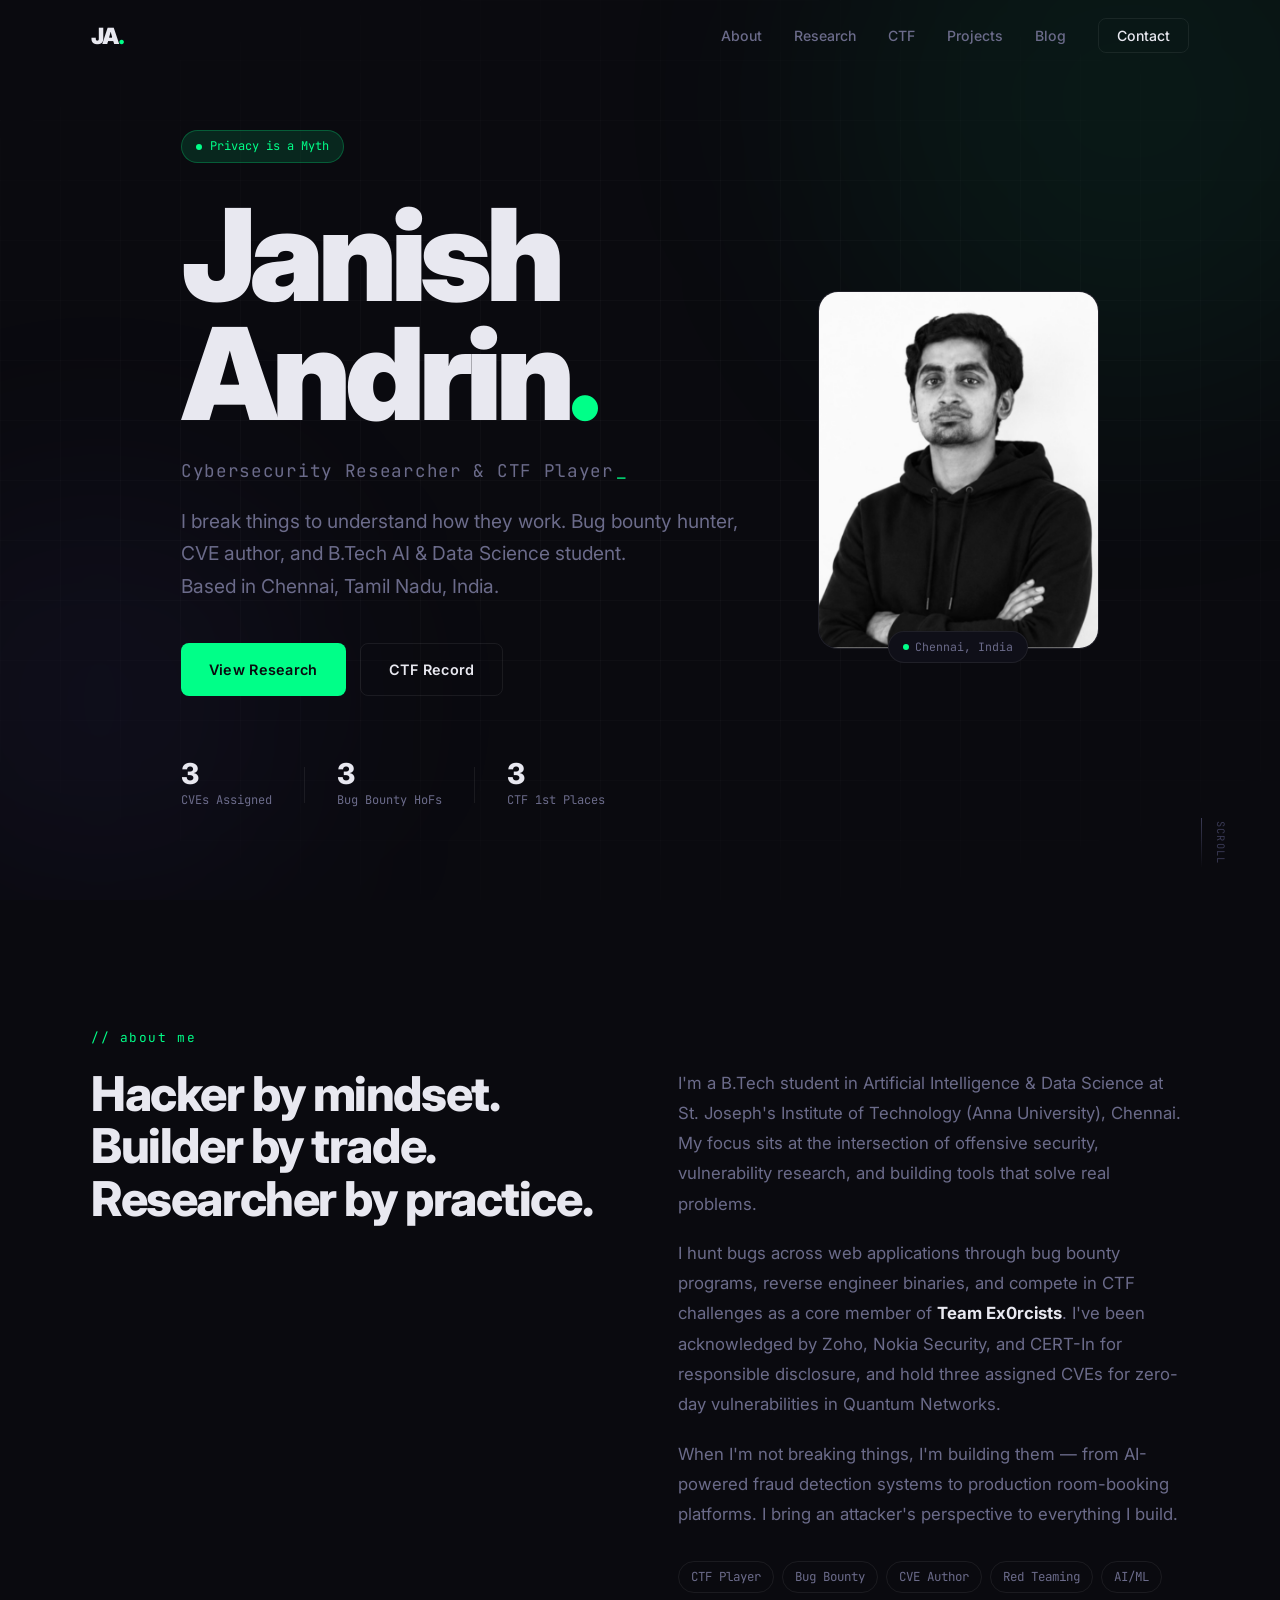
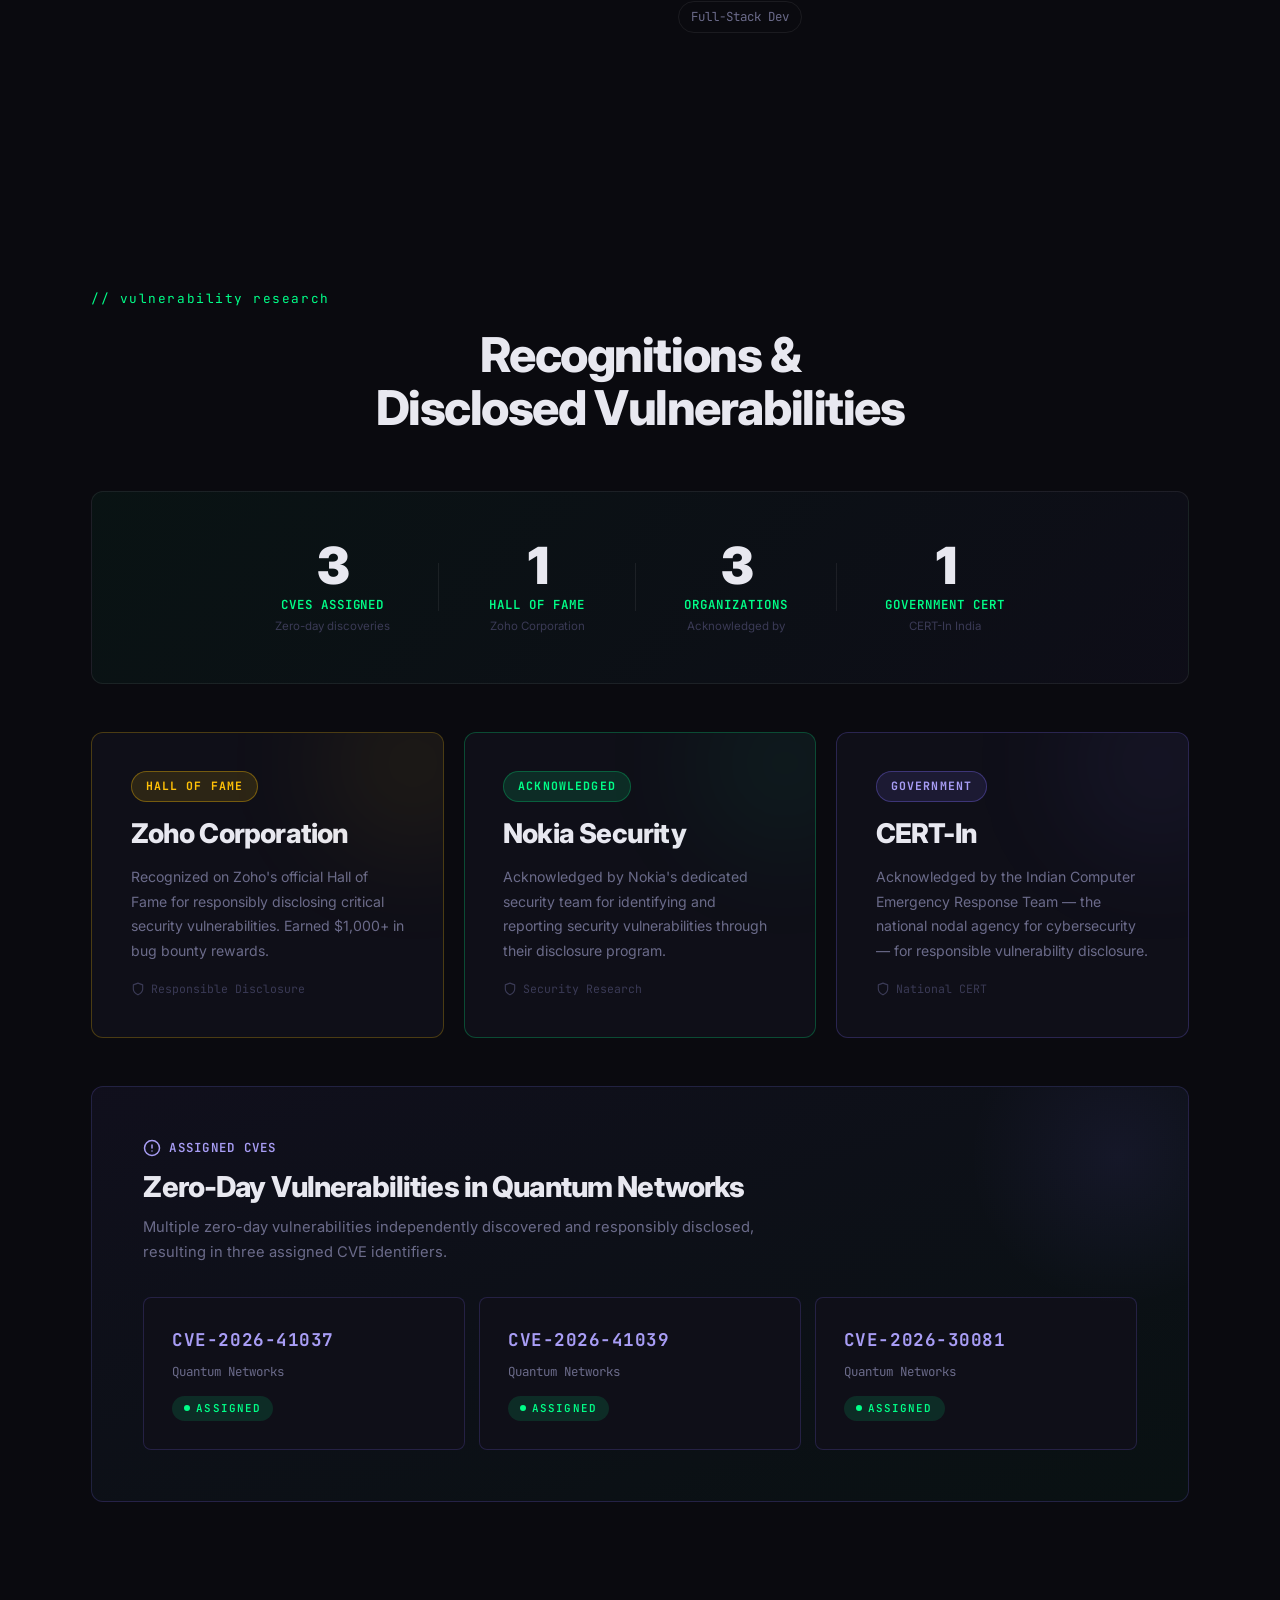
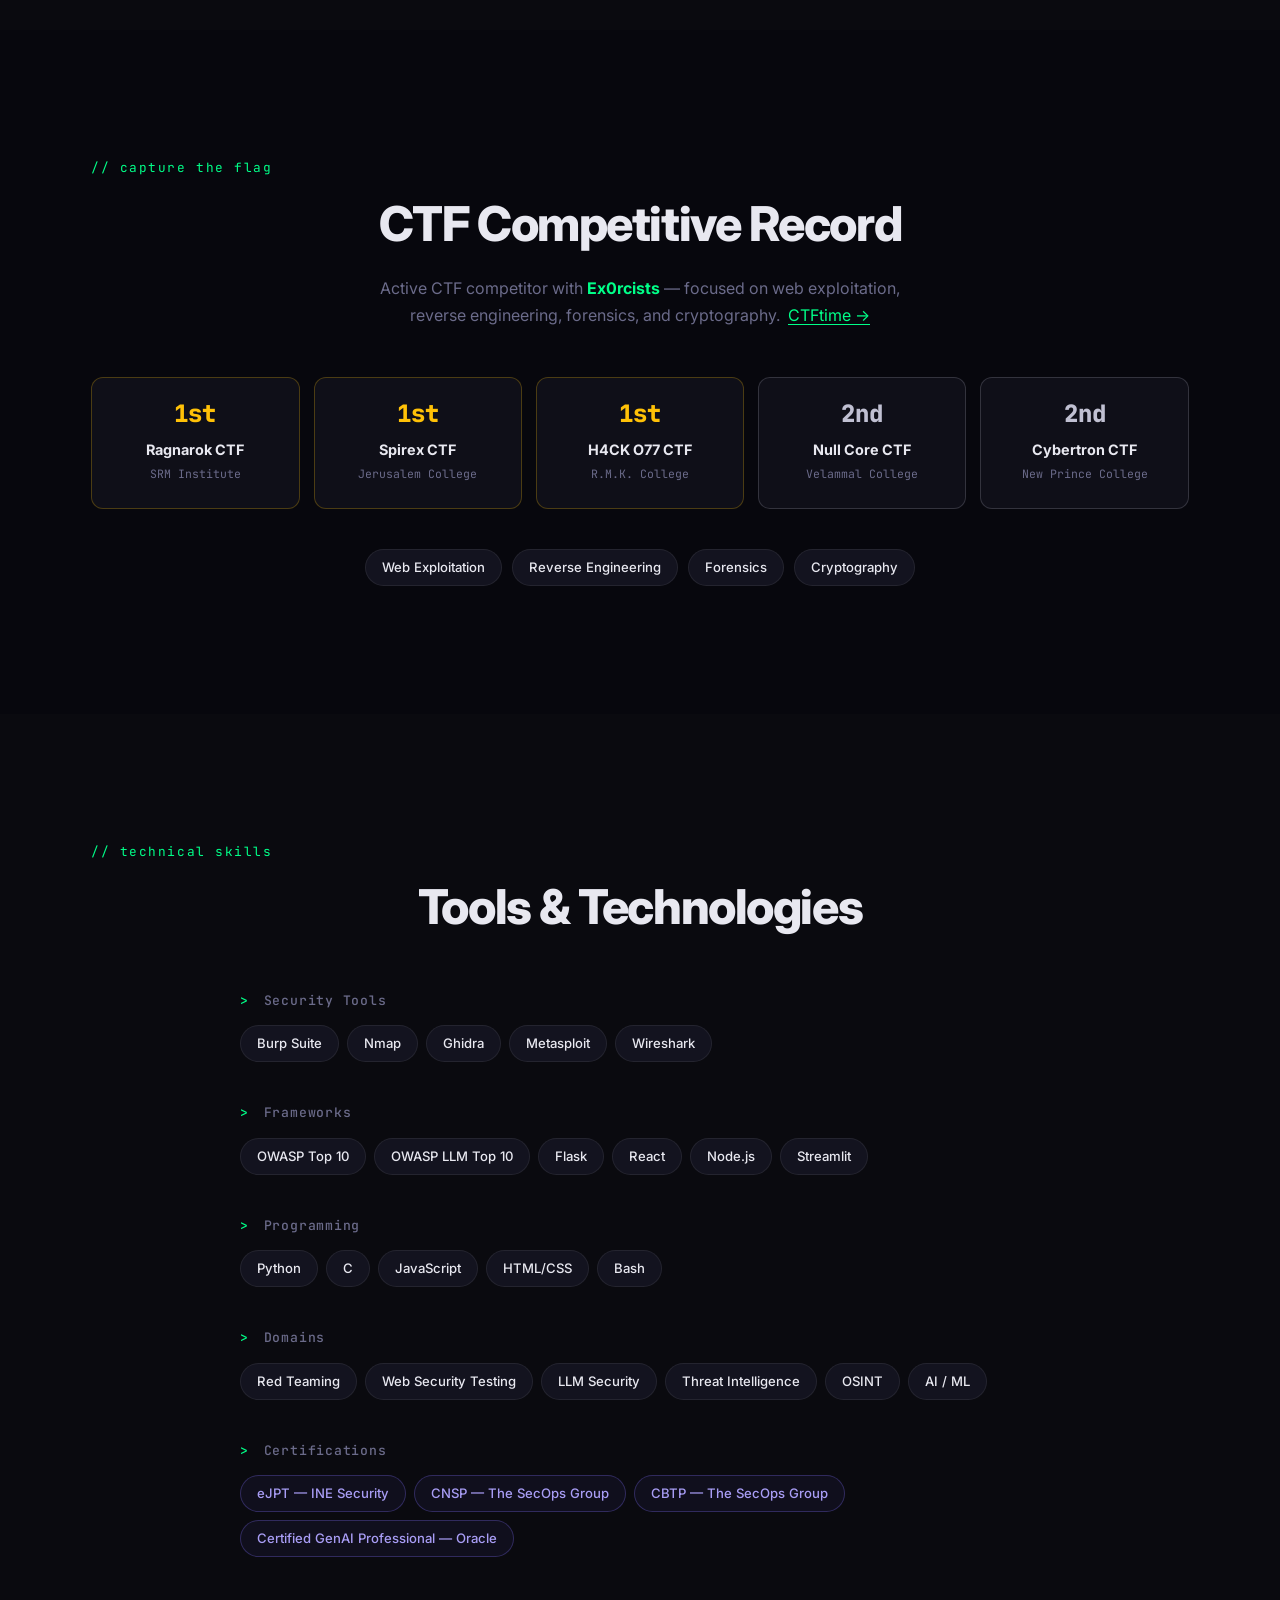
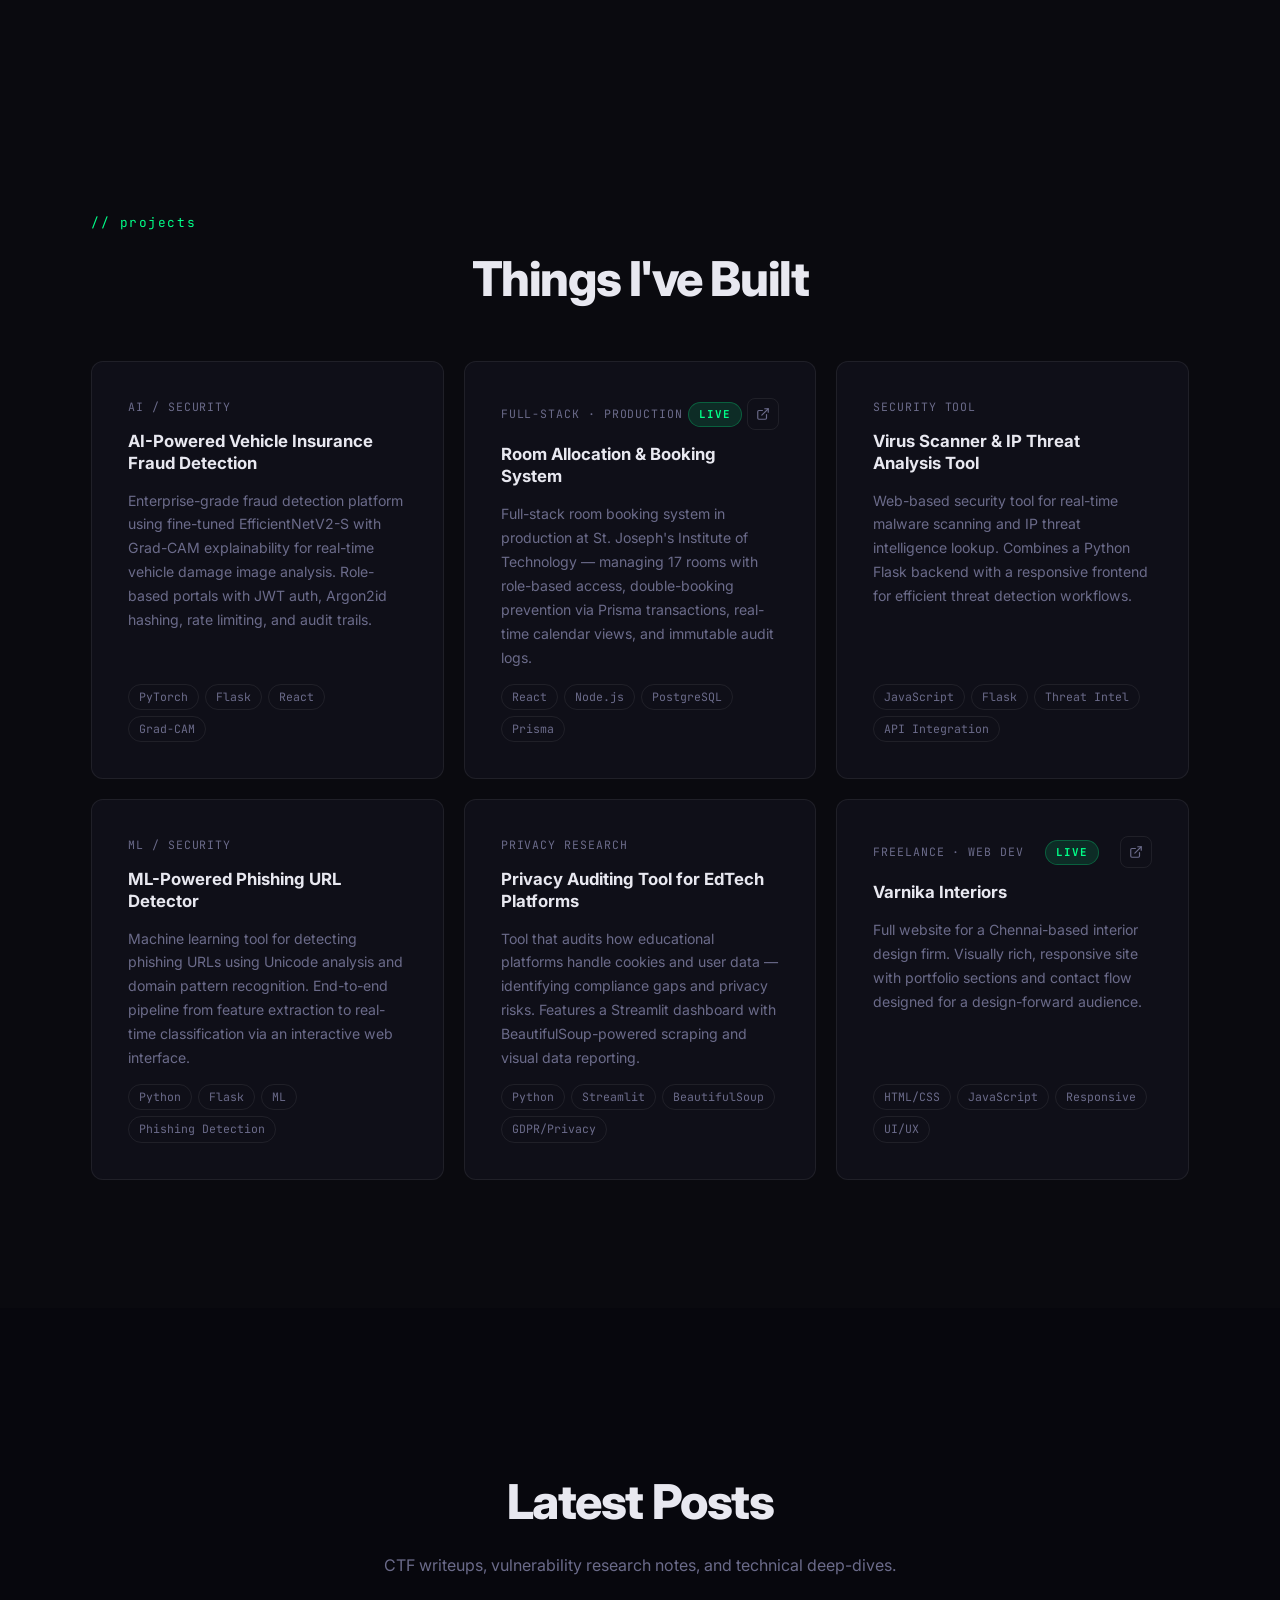
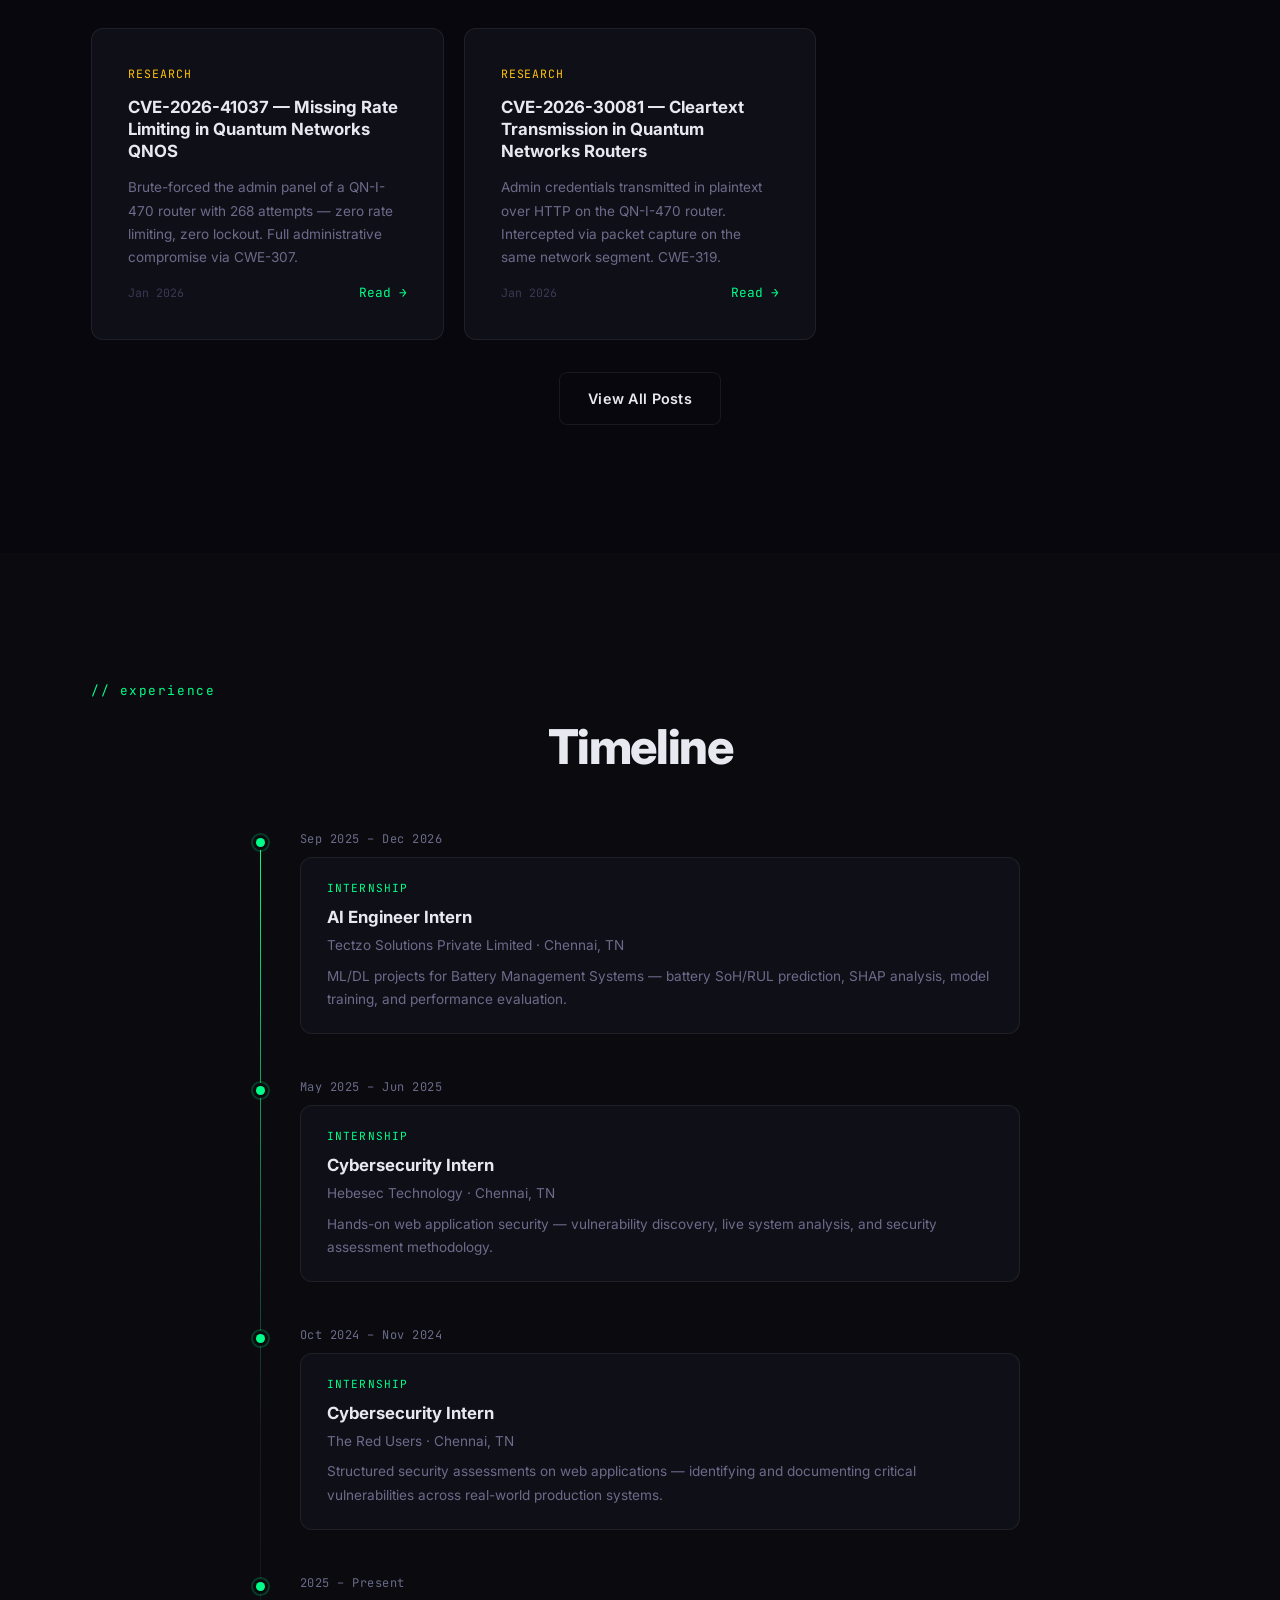
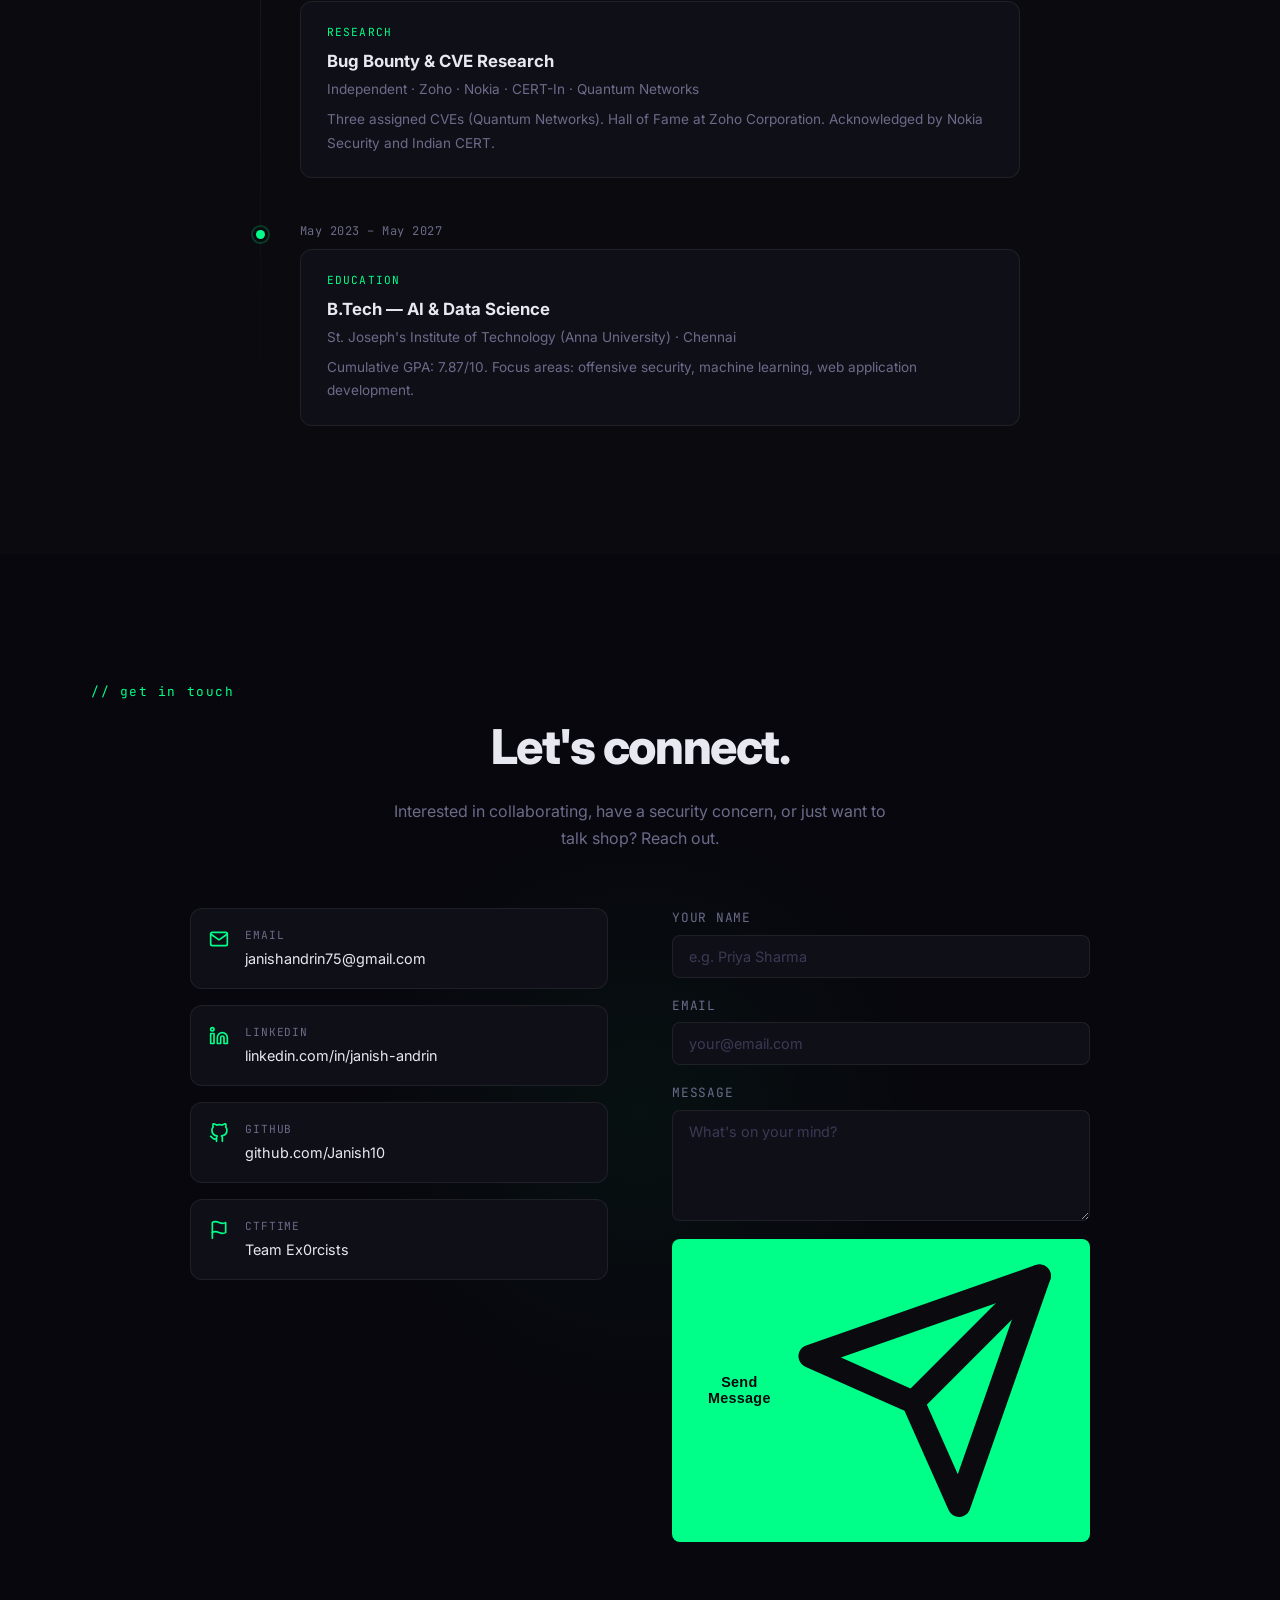
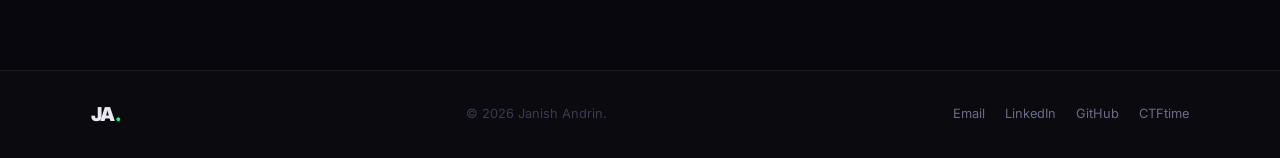
<file: index.html>
<!DOCTYPE html>
<html lang="en">
<head>
  <meta charset="UTF-8" />
  <meta name="viewport" content="width=device-width, initial-scale=1.0" />
  <title>Janish Andrin — Security Researcher & CTF Player</title>
  <meta name="description" content="Security researcher, CTF player (Team Ex0rcists), CVE author, and AI/DS student. Bug bounty hunter recognized by Zoho, Nokia, and CERT-In." />
  <link rel="icon" href="data:image/svg+xml,<svg xmlns='http://www.w3.org/2000/svg' viewBox='0 0 100 100'><rect width='100' height='100' rx='12' fill='%230a0a0f'/><text y='72' x='50' text-anchor='middle' font-size='52' font-weight='900' font-family='system-ui,sans-serif' fill='%2300ff88'>JA</text></svg>" />
  <link rel="preconnect" href="https://fonts.googleapis.com" />
  <link rel="preconnect" href="https://fonts.gstatic.com" crossorigin />
  <link href="https://fonts.googleapis.com/css2?family=Inter:wght@300;400;500;600;700;800;900&family=JetBrains+Mono:wght@400;500;700&display=swap" rel="stylesheet" />
  <link rel="stylesheet" href="style.css" />
</head>
<body>

  <!-- NAV -->
  <nav id="navbar">
    <div class="nav-inner">
      <a href="#hero" class="nav-logo">JA<span class="logo-dot">.</span></a>
      <ul class="nav-links">
        <li><a href="#about">About</a></li>
        <li><a href="#research">Research</a></li>
        <li><a href="#ctf">CTF</a></li>
        <li><a href="#projects">Projects</a></li>
        <li><a href="#blog">Blog</a></li>
        <li><a href="#contact" class="nav-cta">Contact</a></li>
      </ul>
      <button class="hamburger" id="hamburger" aria-label="Toggle menu">
        <span></span><span></span><span></span>
      </button>
    </div>
    <div class="mobile-menu" id="mobile-menu">
      <a href="#about">About</a>
      <a href="#research">Research</a>
      <a href="#ctf">CTF</a>
      <a href="#projects">Projects</a>
      <a href="#blog">Blog</a>
      <a href="#contact">Contact</a>
    </div>
  </nav>

  <!-- HERO -->
  <section id="hero">
    <div class="hero-bg">
      <div class="grid-overlay"></div>
      <div class="glow glow-1"></div>
      <div class="glow glow-2"></div>
    </div>
    <div class="hero-content">
      <div class="hero-layout">
        <div class="hero-text">
          <div class="hero-badge reveal">
            <span class="badge-dot"></span>
            Privacy is a Myth
          </div>
          <h1 class="hero-name reveal">
            Janish<br />Andrin<span class="accent">.</span>
          </h1>
          <p class="hero-title reveal">
            <span class="typed-text">Cybersecurity Researcher &amp; CTF Player</span>
          </p>
          <p class="hero-sub reveal">
            I break things to understand how they work. Bug bounty hunter, CVE author, and B.Tech AI &amp; Data Science student.<br />
            Based in Chennai, Tamil Nadu, India.
          </p>
          <div class="hero-cta reveal">
            <a href="#research" class="btn btn-primary">View Research</a>
            <a href="#ctf" class="btn btn-ghost">CTF Record</a>
          </div>
          <div class="hero-stats reveal">
            <div class="stat">
              <span class="stat-num">3</span>
              <span class="stat-label">CVEs Assigned</span>
            </div>
            <div class="stat-divider"></div>
            <div class="stat">
              <span class="stat-num">3</span>
              <span class="stat-label">Bug Bounty HoFs</span>
            </div>
            <div class="stat-divider"></div>
            <div class="stat">
              <span class="stat-num">3</span>
              <span class="stat-label">CTF 1st Places</span>
            </div>
          </div>
        </div>
        <div class="hero-photo reveal">
          <div class="photo-frame">
            <div class="photo-placeholder" id="photo-placeholder" style="display:none">
              <svg viewBox="0 0 80 80" fill="none" xmlns="http://www.w3.org/2000/svg">
                <circle cx="40" cy="30" r="16" stroke="currentColor" stroke-width="2"/>
                <path d="M10 72c0-16.569 13.431-30 30-30s30 13.431 30 30" stroke="currentColor" stroke-width="2" stroke-linecap="round"/>
              </svg>
              <span>Add your photo</span>
            </div>
            <img src="photo.jpg" alt="Janish Andrin" class="hero-img" id="hero-img" onerror="this.style.display='none';document.getElementById('photo-placeholder').style.display='flex'" />
          </div>
          <div class="photo-badge">
            <span class="badge-dot"></span>
            Chennai, India
          </div>
        </div>
      </div>
    </div>
    <div class="hero-scroll-hint">
      <span>scroll</span>
      <div class="scroll-line"></div>
    </div>
  </section>

  <!-- ABOUT -->
  <section id="about" class="section">
    <div class="container">
      <div class="section-label reveal">// about me</div>
      <div class="about-grid">
        <div class="about-left reveal">
          <h2 class="section-heading">Hacker by mindset.<br />Builder by trade.<br />Researcher by practice.</h2>
        </div>
        <div class="about-right reveal">
          <p>
            I'm a B.Tech student in Artificial Intelligence &amp; Data Science at St. Joseph's Institute of Technology (Anna University), Chennai. My focus sits at the intersection of offensive security, vulnerability research, and building tools that solve real problems.
          </p>
          <p>
            I hunt bugs across web applications through bug bounty programs, reverse engineer binaries, and compete in CTF challenges as a core member of <strong class="accent-text">Team Ex0rcists</strong>. I've been acknowledged by Zoho, Nokia Security, and CERT-In for responsible disclosure, and hold three assigned CVEs for zero-day vulnerabilities in Quantum Networks.
          </p>
          <p>
            When I'm not breaking things, I'm building them — from AI-powered fraud detection systems to production room-booking platforms. I bring an attacker's perspective to everything I build.
          </p>
          <div class="about-tags">
            <span class="tag">CTF Player</span>
            <span class="tag">Bug Bounty</span>
            <span class="tag">CVE Author</span>
            <span class="tag">Red Teaming</span>
            <span class="tag">AI/ML</span>
            <span class="tag">Full-Stack Dev</span>
          </div>
        </div>
      </div>
    </div>
  </section>

  <!-- RESEARCH -->
  <section id="research" class="section">
    <div class="container">
      <div class="section-label reveal">// vulnerability research</div>
      <h2 class="section-heading centered reveal">Recognitions &amp;<br />Disclosed Vulnerabilities</h2>

      <!-- Stats banner -->
      <div class="research-stats reveal">
        <div class="research-stat">
          <div class="research-stat-num">3</div>
          <div class="research-stat-label">CVEs Assigned</div>
          <div class="research-stat-sub">Zero-day discoveries</div>
        </div>
        <div class="research-stat-divider"></div>
        <div class="research-stat">
          <div class="research-stat-num">1</div>
          <div class="research-stat-label">Hall of Fame</div>
          <div class="research-stat-sub">Zoho Corporation</div>
        </div>
        <div class="research-stat-divider"></div>
        <div class="research-stat">
          <div class="research-stat-num">3</div>
          <div class="research-stat-label">Organizations</div>
          <div class="research-stat-sub">Acknowledged by</div>
        </div>
        <div class="research-stat-divider"></div>
        <div class="research-stat">
          <div class="research-stat-num">1</div>
          <div class="research-stat-label">Government CERT</div>
          <div class="research-stat-sub">CERT-In India</div>
        </div>
      </div>

      <!-- Bug Bounty Recognitions -->
      <div class="bounty-showcase reveal">
        <div class="bounty-hero-card bounty-hero-card--gold">
          <div class="bounty-hero-glow"></div>
          <div class="bounty-hero-badge">Hall of Fame</div>
          <div class="bounty-hero-org">Zoho Corporation</div>
          <p class="bounty-hero-desc">Recognized on Zoho's official Hall of Fame for responsibly disclosing critical security vulnerabilities. Earned $1,000+ in bug bounty rewards.</p>
          <div class="bounty-hero-tag">
            <svg viewBox="0 0 24 24" fill="none" stroke="currentColor" stroke-width="2" stroke-linecap="round" stroke-linejoin="round" width="14" height="14"><path d="M12 22s8-4 8-10V5l-8-3-8 3v7c0 6 8 10 8 10z"/></svg>
            Responsible Disclosure
          </div>
        </div>
        <div class="bounty-hero-card bounty-hero-card--green">
          <div class="bounty-hero-glow"></div>
          <div class="bounty-hero-badge">Acknowledged</div>
          <div class="bounty-hero-org">Nokia Security</div>
          <p class="bounty-hero-desc">Acknowledged by Nokia's dedicated security team for identifying and reporting security vulnerabilities through their disclosure program.</p>
          <div class="bounty-hero-tag">
            <svg viewBox="0 0 24 24" fill="none" stroke="currentColor" stroke-width="2" stroke-linecap="round" stroke-linejoin="round" width="14" height="14"><path d="M12 22s8-4 8-10V5l-8-3-8 3v7c0 6 8 10 8 10z"/></svg>
            Security Research
          </div>
        </div>
        <div class="bounty-hero-card bounty-hero-card--purple">
          <div class="bounty-hero-glow"></div>
          <div class="bounty-hero-badge">Government</div>
          <div class="bounty-hero-org">CERT-In</div>
          <p class="bounty-hero-desc">Acknowledged by the Indian Computer Emergency Response Team — the national nodal agency for cybersecurity — for responsible vulnerability disclosure.</p>
          <div class="bounty-hero-tag">
            <svg viewBox="0 0 24 24" fill="none" stroke="currentColor" stroke-width="2" stroke-linecap="round" stroke-linejoin="round" width="14" height="14"><path d="M12 22s8-4 8-10V5l-8-3-8 3v7c0 6 8 10 8 10z"/></svg>
            National CERT
          </div>
        </div>
      </div>

      <!-- CVE Block -->
      <div class="cve-showcase reveal">
        <div class="cve-showcase-header">
          <div>
            <div class="cve-showcase-label">
              <svg viewBox="0 0 24 24" fill="none" stroke="currentColor" stroke-width="2" stroke-linecap="round" stroke-linejoin="round" width="18" height="18"><circle cx="12" cy="12" r="10"/><line x1="12" y1="8" x2="12" y2="12"/><line x1="12" y1="16" x2="12.01" y2="16"/></svg>
              Assigned CVEs
            </div>
            <h3 class="cve-showcase-title">Zero-Day Vulnerabilities in Quantum Networks</h3>
            <p class="cve-showcase-sub">Multiple zero-day vulnerabilities independently discovered and responsibly disclosed, resulting in three assigned CVE identifiers.</p>
          </div>
        </div>
        <div class="cve-showcase-grid">
          <div class="cve-showcase-card">
            <div class="cve-showcase-id">CVE-2026-41037</div>
            <div class="cve-showcase-vendor">Quantum Networks</div>
            <div class="cve-showcase-chip">
              <span class="cve-showcase-dot"></span>
              Assigned
            </div>
          </div>
          <div class="cve-showcase-card">
            <div class="cve-showcase-id">CVE-2026-41039</div>
            <div class="cve-showcase-vendor">Quantum Networks</div>
            <div class="cve-showcase-chip">
              <span class="cve-showcase-dot"></span>
              Assigned
            </div>
          </div>
          <div class="cve-showcase-card">
            <div class="cve-showcase-id">CVE-2026-30081</div>
            <div class="cve-showcase-vendor">Quantum Networks</div>
            <div class="cve-showcase-chip">
              <span class="cve-showcase-dot"></span>
              Assigned
            </div>
          </div>
        </div>
      </div>

    </div>
  </section>

  <!-- CTF -->
  <section id="ctf" class="section section-dark">
    <div class="container">
      <div class="section-label reveal">// capture the flag</div>
      <h2 class="section-heading centered reveal">CTF Competitive Record</h2>
      <p class="section-sub centered reveal">
        Active CTF competitor with <strong class="accent-text">Ex0rcists</strong> — focused on web exploitation, reverse engineering, forensics, and cryptography.
        <a href="https://ctftime.org/team/311156" target="_blank" rel="noopener" style="color:var(--accent);text-decoration:underline;text-underline-offset:3px;margin-left:4px">CTFtime &rarr;</a>
      </p>

      <div class="ctf-results-grid">
        <div class="ctf-result-card ctf-gold reveal">
          <div class="ctf-medal">1st</div>
          <div class="ctf-event">Ragnarok CTF</div>
          <div class="ctf-host">SRM Institute</div>
        </div>
        <div class="ctf-result-card ctf-gold reveal">
          <div class="ctf-medal">1st</div>
          <div class="ctf-event">Spirex CTF</div>
          <div class="ctf-host">Jerusalem College</div>
        </div>
        <div class="ctf-result-card ctf-gold reveal">
          <div class="ctf-medal">1st</div>
          <div class="ctf-event">H4CK O77 CTF</div>
          <div class="ctf-host">R.M.K. College</div>
        </div>
        <div class="ctf-result-card ctf-silver reveal">
          <div class="ctf-medal">2nd</div>
          <div class="ctf-event">Null Core CTF</div>
          <div class="ctf-host">Velammal College</div>
        </div>
        <div class="ctf-result-card ctf-silver reveal">
          <div class="ctf-medal">2nd</div>
          <div class="ctf-event">Cybertron CTF</div>
          <div class="ctf-host">New Prince College</div>
        </div>
      </div>

      <div class="ctf-domains reveal">
        <span class="pill">Web Exploitation</span>
        <span class="pill">Reverse Engineering</span>
        <span class="pill">Forensics</span>
        <span class="pill">Cryptography</span>
      </div>
    </div>
  </section>

  <!-- SKILLS -->
  <section id="skills" class="section">
    <div class="container">
      <div class="section-label reveal">// technical skills</div>
      <h2 class="section-heading centered reveal">Tools &amp; Technologies</h2>
      <div class="skills-wrapper">

        <div class="skill-group reveal">
          <h4 class="skill-group-title"><span class="mono">&gt;</span> Security Tools</h4>
          <div class="skill-pills">
            <span class="pill">Burp Suite</span>
            <span class="pill">Nmap</span>
            <span class="pill">Ghidra</span>
            <span class="pill">Metasploit</span>
            <span class="pill">Wireshark</span>
          </div>
        </div>

        <div class="skill-group reveal">
          <h4 class="skill-group-title"><span class="mono">&gt;</span> Frameworks</h4>
          <div class="skill-pills">
            <span class="pill">OWASP Top 10</span>
            <span class="pill">OWASP LLM Top 10</span>
            <span class="pill">Flask</span>
            <span class="pill">React</span>
            <span class="pill">Node.js</span>
            <span class="pill">Streamlit</span>
          </div>
        </div>

        <div class="skill-group reveal">
          <h4 class="skill-group-title"><span class="mono">&gt;</span> Programming</h4>
          <div class="skill-pills">
            <span class="pill">Python</span>
            <span class="pill">C</span>
            <span class="pill">JavaScript</span>
            <span class="pill">HTML/CSS</span>
            <span class="pill">Bash</span>
          </div>
        </div>

        <div class="skill-group reveal">
          <h4 class="skill-group-title"><span class="mono">&gt;</span> Domains</h4>
          <div class="skill-pills">
            <span class="pill">Red Teaming</span>
            <span class="pill">Web Security Testing</span>
            <span class="pill">LLM Security</span>
            <span class="pill">Threat Intelligence</span>
            <span class="pill">OSINT</span>
            <span class="pill">AI / ML</span>
          </div>
        </div>

        <div class="skill-group reveal">
          <h4 class="skill-group-title"><span class="mono">&gt;</span> Certifications</h4>
          <div class="skill-pills">
            <span class="pill pill-cert">eJPT — INE Security</span>
            <span class="pill pill-cert">CNSP — The SecOps Group</span>
            <span class="pill pill-cert">CBTP — The SecOps Group</span>
            <span class="pill pill-cert">Certified GenAI Professional — Oracle</span>
          </div>
        </div>

      </div>
    </div>
  </section>

  <!-- PROJECTS -->
  <section id="projects" class="section">
    <div class="container">
      <div class="section-label reveal">// projects</div>
      <h2 class="section-heading centered reveal">Things I've Built</h2>
      <div class="projects-grid">

        <div class="project-card reveal">
          <div class="project-meta">
            <span class="project-type">AI / Security</span>
          </div>
          <h3 class="project-title">AI-Powered Vehicle Insurance Fraud Detection</h3>
          <p class="project-desc">
            Enterprise-grade fraud detection platform using fine-tuned EfficientNetV2-S with Grad-CAM explainability for real-time vehicle damage image analysis. Role-based portals with JWT auth, Argon2id hashing, rate limiting, and audit trails.
          </p>
          <div class="project-tags">
            <span>PyTorch</span><span>Flask</span><span>React</span><span>Grad-CAM</span>
          </div>
        </div>

        <div class="project-card reveal">
          <div class="project-meta">
            <span class="project-type">Full-Stack · Production</span>
            <span class="project-live-badge">Live</span>
            <a href="https://halls.stjosephsplacements.in/login" target="_blank" rel="noopener" class="project-link" aria-label="Visit Room Allocation System">
              <svg viewBox="0 0 24 24" fill="none" stroke="currentColor" stroke-width="2" stroke-linecap="round" stroke-linejoin="round"><path d="M18 13v6a2 2 0 0 1-2 2H5a2 2 0 0 1-2-2V8a2 2 0 0 1 2-2h6"/><polyline points="15 3 21 3 21 9"/><line x1="10" y1="14" x2="21" y2="3"/></svg>
            </a>
          </div>
          <h3 class="project-title">Room Allocation &amp; Booking System</h3>
          <p class="project-desc">
            Full-stack room booking system in production at St. Joseph's Institute of Technology — managing 17 rooms with role-based access, double-booking prevention via Prisma transactions, real-time calendar views, and immutable audit logs.
          </p>
          <div class="project-tags">
            <span>React</span><span>Node.js</span><span>PostgreSQL</span><span>Prisma</span>
          </div>
        </div>

        <div class="project-card reveal">
          <div class="project-meta">
            <span class="project-type">Security Tool</span>
          </div>
          <h3 class="project-title">Virus Scanner &amp; IP Threat Analysis Tool</h3>
          <p class="project-desc">
            Web-based security tool for real-time malware scanning and IP threat intelligence lookup. Combines a Python Flask backend with a responsive frontend for efficient threat detection workflows.
          </p>
          <div class="project-tags">
            <span>JavaScript</span><span>Flask</span><span>Threat Intel</span><span>API Integration</span>
          </div>
        </div>

        <div class="project-card reveal">
          <div class="project-meta">
            <span class="project-type">ML / Security</span>
          </div>
          <h3 class="project-title">ML-Powered Phishing URL Detector</h3>
          <p class="project-desc">
            Machine learning tool for detecting phishing URLs using Unicode analysis and domain pattern recognition. End-to-end pipeline from feature extraction to real-time classification via an interactive web interface.
          </p>
          <div class="project-tags">
            <span>Python</span><span>Flask</span><span>ML</span><span>Phishing Detection</span>
          </div>
        </div>

        <div class="project-card reveal">
          <div class="project-meta">
            <span class="project-type">Privacy Research</span>
          </div>
          <h3 class="project-title">Privacy Auditing Tool for EdTech Platforms</h3>
          <p class="project-desc">
            Tool that audits how educational platforms handle cookies and user data — identifying compliance gaps and privacy risks. Features a Streamlit dashboard with BeautifulSoup-powered scraping and visual data reporting.
          </p>
          <div class="project-tags">
            <span>Python</span><span>Streamlit</span><span>BeautifulSoup</span><span>GDPR/Privacy</span>
          </div>
        </div>

        <div class="project-card reveal">
          <div class="project-meta">
            <span class="project-type">Freelance · Web Dev</span>
            <span class="project-live-badge">Live</span>
            <a href="https://varnikainteriors.in" target="_blank" rel="noopener" class="project-link" aria-label="Visit Varnika Interiors">
              <svg viewBox="0 0 24 24" fill="none" stroke="currentColor" stroke-width="2" stroke-linecap="round" stroke-linejoin="round"><path d="M18 13v6a2 2 0 0 1-2 2H5a2 2 0 0 1-2-2V8a2 2 0 0 1 2-2h6"/><polyline points="15 3 21 3 21 9"/><line x1="10" y1="14" x2="21" y2="3"/></svg>
            </a>
          </div>
          <h3 class="project-title">Varnika Interiors</h3>
          <p class="project-desc">
            Full website for a Chennai-based interior design firm. Visually rich, responsive site with portfolio sections and contact flow designed for a design-forward audience.
          </p>
          <div class="project-tags">
            <span>HTML/CSS</span><span>JavaScript</span><span>Responsive</span><span>UI/UX</span>
          </div>
        </div>

      </div>
    </div>
  </section>

  <!-- BLOG / WRITEUPS -->
  <section id="blog" class="section section-dark">
    <div class="container">
      <div class="section-label reveal">// blog &amp; writeups</div>
      <h2 class="section-heading centered reveal">Latest Posts</h2>
      <p class="section-sub centered reveal">CTF writeups, vulnerability research notes, and technical deep-dives.</p>

      <div class="blog-grid" id="blog-grid">
        <div class="blog-empty reveal">
          <div class="blog-empty-icon">
            <svg viewBox="0 0 24 24" fill="none" stroke="currentColor" stroke-width="1.5" stroke-linecap="round" stroke-linejoin="round"><path d="M12 20h9"/><path d="M16.5 3.5a2.121 2.121 0 0 1 3 3L7 19l-4 1 1-4L16.5 3.5z"/></svg>
          </div>
          <p>Posts coming soon.</p>
          <span>CTF writeups and security research</span>
        </div>
      </div>

      <div class="blog-cta reveal">
        <a href="blog.html" class="btn btn-ghost">View All Posts</a>
      </div>
    </div>
  </section>

  <!-- TIMELINE -->
  <section id="timeline" class="section">
    <div class="container">
      <div class="section-label reveal">// experience</div>
      <h2 class="section-heading centered reveal">Timeline</h2>
      <div class="timeline">

        <div class="timeline-item reveal">
          <div class="timeline-dot"></div>
          <div class="timeline-date">Sep 2025 – Dec 2026</div>
          <div class="timeline-card">
            <span class="tl-type">Internship</span>
            <h3>AI Engineer Intern</h3>
            <p class="tl-org">Tectzo Solutions Private Limited · Chennai, TN</p>
            <p class="tl-detail">ML/DL projects for Battery Management Systems — battery SoH/RUL prediction, SHAP analysis, model training, and performance evaluation.</p>
          </div>
        </div>

        <div class="timeline-item reveal">
          <div class="timeline-dot"></div>
          <div class="timeline-date">May 2025 – Jun 2025</div>
          <div class="timeline-card">
            <span class="tl-type">Internship</span>
            <h3>Cybersecurity Intern</h3>
            <p class="tl-org">Hebesec Technology · Chennai, TN</p>
            <p class="tl-detail">Hands-on web application security — vulnerability discovery, live system analysis, and security assessment methodology.</p>
          </div>
        </div>

        <div class="timeline-item reveal">
          <div class="timeline-dot"></div>
          <div class="timeline-date">Oct 2024 – Nov 2024</div>
          <div class="timeline-card">
            <span class="tl-type">Internship</span>
            <h3>Cybersecurity Intern</h3>
            <p class="tl-org">The Red Users · Chennai, TN</p>
            <p class="tl-detail">Structured security assessments on web applications — identifying and documenting critical vulnerabilities across real-world production systems.</p>
          </div>
        </div>

        <div class="timeline-item reveal">
          <div class="timeline-dot"></div>
          <div class="timeline-date">2025 – Present</div>
          <div class="timeline-card">
            <span class="tl-type">Research</span>
            <h3>Bug Bounty &amp; CVE Research</h3>
            <p class="tl-org">Independent · Zoho · Nokia · CERT-In · Quantum Networks</p>
            <p class="tl-detail">Three assigned CVEs (Quantum Networks). Hall of Fame at Zoho Corporation. Acknowledged by Nokia Security and Indian CERT.</p>
          </div>
        </div>

        <div class="timeline-item reveal">
          <div class="timeline-dot"></div>
          <div class="timeline-date">May 2023 – May 2027</div>
          <div class="timeline-card">
            <span class="tl-type">Education</span>
            <h3>B.Tech — AI &amp; Data Science</h3>
            <p class="tl-org">St. Joseph's Institute of Technology (Anna University) · Chennai</p>
            <p class="tl-detail">Cumulative GPA: 7.87/10. Focus areas: offensive security, machine learning, web application development.</p>
          </div>
        </div>

      </div>
    </div>
  </section>

  <!-- CONTACT -->
  <section id="contact" class="section section-dark section-contact">
    <div class="container">
      <div class="section-label reveal">// get in touch</div>
      <h2 class="section-heading centered reveal">Let's connect.</h2>
      <p class="contact-sub reveal">Interested in collaborating, have a security concern, or just want to talk shop? Reach out.</p>

      <div class="contact-grid">
        <div class="contact-info reveal">
          <a href="mailto:janishandrin75@gmail.com" class="contact-item">
            <div class="contact-icon">
              <svg viewBox="0 0 24 24" fill="none" stroke="currentColor" stroke-width="2" stroke-linecap="round" stroke-linejoin="round"><path d="M4 4h16c1.1 0 2 .9 2 2v12c0 1.1-.9 2-2 2H4c-1.1 0-2-.9-2-2V6c0-1.1.9-2 2-2z"/><polyline points="22,6 12,13 2,6"/></svg>
            </div>
            <div>
              <span class="contact-label">Email</span>
              <span class="contact-value">janishandrin75@gmail.com</span>
            </div>
          </a>

          <a href="https://www.linkedin.com/in/janish-andrin/" target="_blank" rel="noopener" class="contact-item">
            <div class="contact-icon">
              <svg viewBox="0 0 24 24" fill="none" stroke="currentColor" stroke-width="2" stroke-linecap="round" stroke-linejoin="round"><path d="M16 8a6 6 0 0 1 6 6v7h-4v-7a2 2 0 0 0-2-2 2 2 0 0 0-2 2v7h-4v-7a6 6 0 0 1 6-6z"/><rect x="2" y="9" width="4" height="12"/><circle cx="4" cy="4" r="2"/></svg>
            </div>
            <div>
              <span class="contact-label">LinkedIn</span>
              <span class="contact-value">linkedin.com/in/janish-andrin</span>
            </div>
          </a>

          <a href="https://github.com/Janish10" target="_blank" rel="noopener" class="contact-item">
            <div class="contact-icon">
              <svg viewBox="0 0 24 24" fill="none" stroke="currentColor" stroke-width="2" stroke-linecap="round" stroke-linejoin="round"><path d="M9 19c-5 1.5-5-2.5-7-3m14 6v-3.87a3.37 3.37 0 0 0-.94-2.61c3.14-.35 6.44-1.54 6.44-7A5.44 5.44 0 0 0 20 4.77 5.07 5.07 0 0 0 19.91 1S18.73.65 16 2.48a13.38 13.38 0 0 0-7 0C6.27.65 5.09 1 5.09 1A5.07 5.07 0 0 0 5 4.77a5.44 5.44 0 0 0-1.5 3.78c0 5.42 3.3 6.61 6.44 7A3.37 3.37 0 0 0 9 18.13V22"/></svg>
            </div>
            <div>
              <span class="contact-label">GitHub</span>
              <span class="contact-value">github.com/Janish10</span>
            </div>
          </a>

          <a href="https://ctftime.org/team/311156" target="_blank" rel="noopener" class="contact-item">
            <div class="contact-icon">
              <svg viewBox="0 0 24 24" fill="none" stroke="currentColor" stroke-width="2" stroke-linecap="round" stroke-linejoin="round"><path d="M4 15s1-1 4-1 5 2 8 2 4-1 4-1V3s-1 1-4 1-5-2-8-2-4 1-4 1z"/><line x1="4" y1="22" x2="4" y2="15"/></svg>
            </div>
            <div>
              <span class="contact-label">CTFtime</span>
              <span class="contact-value">Team Ex0rcists</span>
            </div>
          </a>
        </div>

        <form class="contact-form reveal" id="contact-form">
          <input type="hidden" name="access_key" value="c2e647f1-0492-4370-8fb4-1e1ebce3faf1" />
          <div class="form-group">
            <label for="name">Your Name</label>
            <input type="text" id="name" name="name" placeholder="e.g. Priya Sharma" required />
          </div>
          <div class="form-group">
            <label for="email">Email</label>
            <input type="email" id="email" name="email" placeholder="your@email.com" required />
          </div>
          <div class="form-group">
            <label for="message">Message</label>
            <textarea id="message" name="message" rows="5" placeholder="What's on your mind?" required></textarea>
          </div>
          <button type="submit" class="btn btn-primary btn-full">
            Send Message
            <svg viewBox="0 0 24 24" fill="none" stroke="currentColor" stroke-width="2" stroke-linecap="round" stroke-linejoin="round"><line x1="22" y1="2" x2="11" y2="13"/><polygon points="22 2 15 22 11 13 2 9 22 2"/></svg>
          </button>
        </form>
      </div>
    </div>
  </section>

  <!-- FOOTER -->
  <footer class="footer">
    <div class="container footer-inner">
      <span class="footer-logo">JA<span class="accent">.</span></span>
      <span class="footer-copy">&copy; 2026 Janish Andrin.</span>
      <div class="footer-links">
        <a href="mailto:janishandrin75@gmail.com">Email</a>
        <a href="https://www.linkedin.com/in/janish-andrin/" target="_blank" rel="noopener">LinkedIn</a>
        <a href="https://github.com/Janish10" target="_blank" rel="noopener">GitHub</a>
        <a href="https://ctftime.org/team/311156" target="_blank" rel="noopener">CTFtime</a>
      </div>
    </div>
  </footer>

  <script src="script.js"></script>
</body>
</html>
</file>
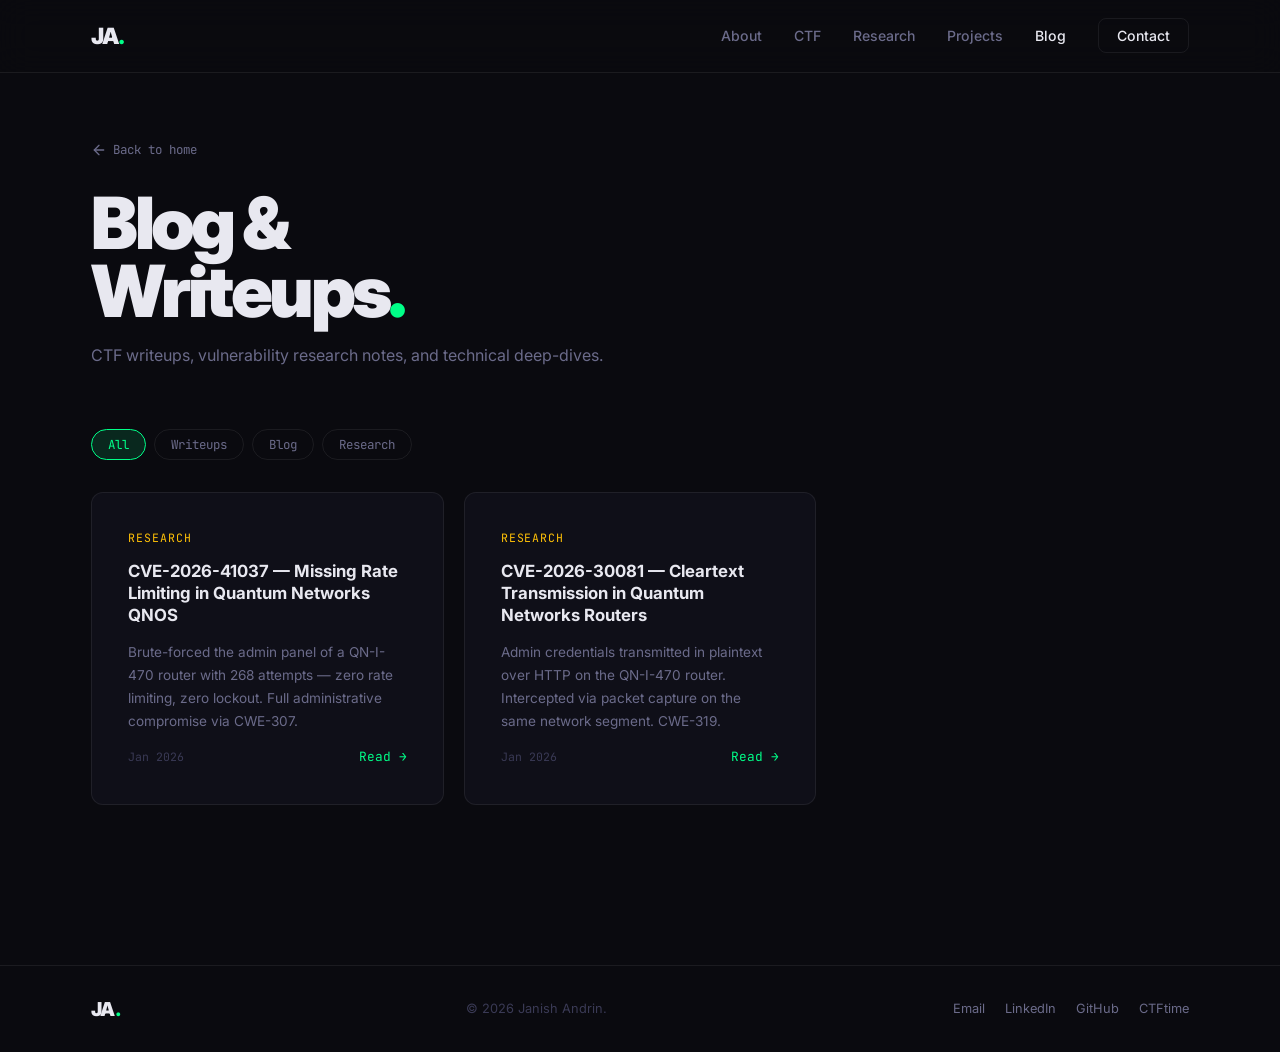
<file: blog.html>
<!DOCTYPE html>
<html lang="en">
<head>
  <meta charset="UTF-8" />
  <meta name="viewport" content="width=device-width, initial-scale=1.0" />
  <title>Blog & Writeups — Janish Andrin</title>
  <link rel="icon" href="data:image/svg+xml,<svg xmlns='http://www.w3.org/2000/svg' viewBox='0 0 100 100'><rect width='100' height='100' rx='12' fill='%230a0a0f'/><text y='72' x='50' text-anchor='middle' font-size='52' font-weight='900' font-family='system-ui,sans-serif' fill='%2300ff88'>JA</text></svg>" />
  <link rel="preconnect" href="https://fonts.googleapis.com" />
  <link rel="preconnect" href="https://fonts.gstatic.com" crossorigin />
  <link href="https://fonts.googleapis.com/css2?family=Inter:wght@300;400;500;600;700;800;900&family=JetBrains+Mono:wght@400;500;700&display=swap" rel="stylesheet" />
  <link rel="stylesheet" href="style.css" />
  <style>
    .blog-page-hero {
      padding: 140px 0 60px;
    }
    .back-link {
      display: inline-flex;
      align-items: center;
      gap: 6px;
      font-family: var(--font-mono);
      font-size: 0.78rem;
      color: var(--text-muted);
      margin-bottom: 1.8rem;
      transition: color var(--transition);
    }
    .back-link svg { width: 16px; height: 16px; }
    .back-link:hover { color: var(--accent); }
    .blog-page-heading {
      font-size: clamp(2.5rem, 6vw, 4.5rem);
      font-weight: 900;
      line-height: 0.95;
      letter-spacing: -0.05em;
      color: var(--text);
      margin-bottom: 1rem;
    }
    .blog-page-sub {
      font-size: 1rem;
      color: var(--text-muted);
      max-width: 520px;
      line-height: 1.7;
    }
    .blog-page-grid {
      padding: 0 0 var(--section-pad);
    }
    .blog-filter {
      display: flex;
      gap: 8px;
      flex-wrap: wrap;
      margin-bottom: 2rem;
    }
    .blog-filter-btn {
      padding: 6px 16px;
      border: 1px solid var(--border);
      border-radius: 100px;
      background: transparent;
      color: var(--text-muted);
      font-family: var(--font-mono);
      font-size: 0.78rem;
      cursor: pointer;
      transition: var(--transition);
    }
    .blog-filter-btn:hover,
    .blog-filter-btn.active {
      border-color: var(--accent);
      color: var(--accent);
      background: var(--accent-dim);
    }
  </style>
</head>
<body>

  <!-- NAV -->
  <nav id="navbar" class="scrolled">
    <div class="nav-inner">
      <a href="index.html" class="nav-logo">JA<span class="logo-dot">.</span></a>
      <ul class="nav-links">
        <li><a href="index.html#about">About</a></li>
        <li><a href="index.html#ctf">CTF</a></li>
        <li><a href="index.html#research">Research</a></li>
        <li><a href="index.html#projects">Projects</a></li>
        <li><a href="blog.html" style="color:var(--text)">Blog</a></li>
        <li><a href="index.html#contact" class="nav-cta">Contact</a></li>
      </ul>
      <button class="hamburger" id="hamburger" aria-label="Toggle menu">
        <span></span><span></span><span></span>
      </button>
    </div>
    <div class="mobile-menu" id="mobile-menu">
      <a href="index.html#about">About</a>
      <a href="index.html#ctf">CTF</a>
      <a href="index.html#research">Research</a>
      <a href="index.html#projects">Projects</a>
      <a href="blog.html">Blog</a>
      <a href="index.html#contact">Contact</a>
    </div>
  </nav>

  <div class="blog-page-hero">
    <div class="container">
      <a href="index.html" class="back-link">
        <svg viewBox="0 0 24 24" fill="none" stroke="currentColor" stroke-width="2" stroke-linecap="round" stroke-linejoin="round"><line x1="19" y1="12" x2="5" y2="12"/><polyline points="12 19 5 12 12 5"/></svg>
        Back to home
      </a>
      <h1 class="blog-page-heading">Blog &amp;<br />Writeups<span class="accent">.</span></h1>
      <p class="blog-page-sub">CTF writeups, vulnerability research notes, and technical deep-dives.</p>
    </div>
  </div>

  <div class="blog-page-grid">
    <div class="container">
      <div class="blog-filter" id="blog-filter">
        <button class="blog-filter-btn active" data-filter="all">All</button>
        <button class="blog-filter-btn" data-filter="writeup">Writeups</button>
        <button class="blog-filter-btn" data-filter="blog">Blog</button>
        <button class="blog-filter-btn" data-filter="research">Research</button>
      </div>
      <div class="blog-grid" id="blog-all-grid">
        <div class="blog-empty">
          <div class="blog-empty-icon">
            <svg viewBox="0 0 24 24" fill="none" stroke="currentColor" stroke-width="1.5" stroke-linecap="round" stroke-linejoin="round"><path d="M12 20h9"/><path d="M16.5 3.5a2.121 2.121 0 0 1 3 3L7 19l-4 1 1-4L16.5 3.5z"/></svg>
          </div>
          <p>Posts coming soon.</p>
          <span>CTF writeups and security research</span>
        </div>
      </div>
    </div>
  </div>

  <footer class="footer">
    <div class="container footer-inner">
      <span class="footer-logo">JA<span class="accent">.</span></span>
      <span class="footer-copy">&copy; 2026 Janish Andrin.</span>
      <div class="footer-links">
        <a href="mailto:janishandrin75@gmail.com">Email</a>
        <a href="https://www.linkedin.com/in/janish-andrin/" target="_blank" rel="noopener">LinkedIn</a>
        <a href="https://github.com/Janish10" target="_blank" rel="noopener">GitHub</a>
        <a href="https://ctftime.org/team/311156" target="_blank" rel="noopener">CTFtime</a>
      </div>
    </div>
  </footer>

  <script>
    // Mobile menu
    const hamburger = document.getElementById('hamburger');
    const mobileMenu = document.getElementById('mobile-menu');
    hamburger.addEventListener('click', () => mobileMenu.classList.toggle('open'));
    mobileMenu.querySelectorAll('a').forEach(l => l.addEventListener('click', () => mobileMenu.classList.remove('open')));

    const grid = document.getElementById('blog-all-grid');
    const filterBtns = document.querySelectorAll('.blog-filter-btn');
    let allPosts = [];

    const tagClassMap = {
      writeup: 'blog-card-tag--writeup',
      blog: 'blog-card-tag--blog',
      research: 'blog-card-tag--research',
    };

    function renderPosts(posts) {
      if (!posts.length) {
        grid.innerHTML = `
          <div class="blog-empty">
            <div class="blog-empty-icon">
              <svg viewBox="0 0 24 24" fill="none" stroke="currentColor" stroke-width="1.5" stroke-linecap="round" stroke-linejoin="round"><path d="M12 20h9"/><path d="M16.5 3.5a2.121 2.121 0 0 1 3 3L7 19l-4 1 1-4L16.5 3.5z"/></svg>
            </div>
            <p>No posts in this category yet.</p>
          </div>`;
        return;
      }
      grid.innerHTML = '';
      posts.forEach(post => {
        const tagClass = tagClassMap[post.tag] || 'blog-card-tag--blog';
        const card = document.createElement('a');
        card.href = post.url;
        card.className = 'blog-card';
        card.dataset.tag = post.tag;
        card.innerHTML = `
          <span class="blog-card-tag ${tagClass}">${post.tag}</span>
          <h3 class="blog-card-title">${post.title}</h3>
          <p class="blog-card-excerpt">${post.excerpt}</p>
          <div style="display:flex;align-items:center;justify-content:space-between;margin-top:auto">
            <span class="blog-card-date">${post.date}</span>
            <span class="blog-card-link">Read &rarr;</span>
          </div>`;
        grid.appendChild(card);
      });
    }

    filterBtns.forEach(btn => {
      btn.addEventListener('click', () => {
        filterBtns.forEach(b => b.classList.remove('active'));
        btn.classList.add('active');
        const f = btn.dataset.filter;
        renderPosts(f === 'all' ? allPosts : allPosts.filter(p => p.tag === f));
      });
    });

    fetch('blog/posts.json')
      .then(r => { if (!r.ok) throw new Error(); return r.json(); })
      .then(posts => { allPosts = posts; renderPosts(posts); })
      .catch(() => {});
  </script>
</body>
</html>
</file>
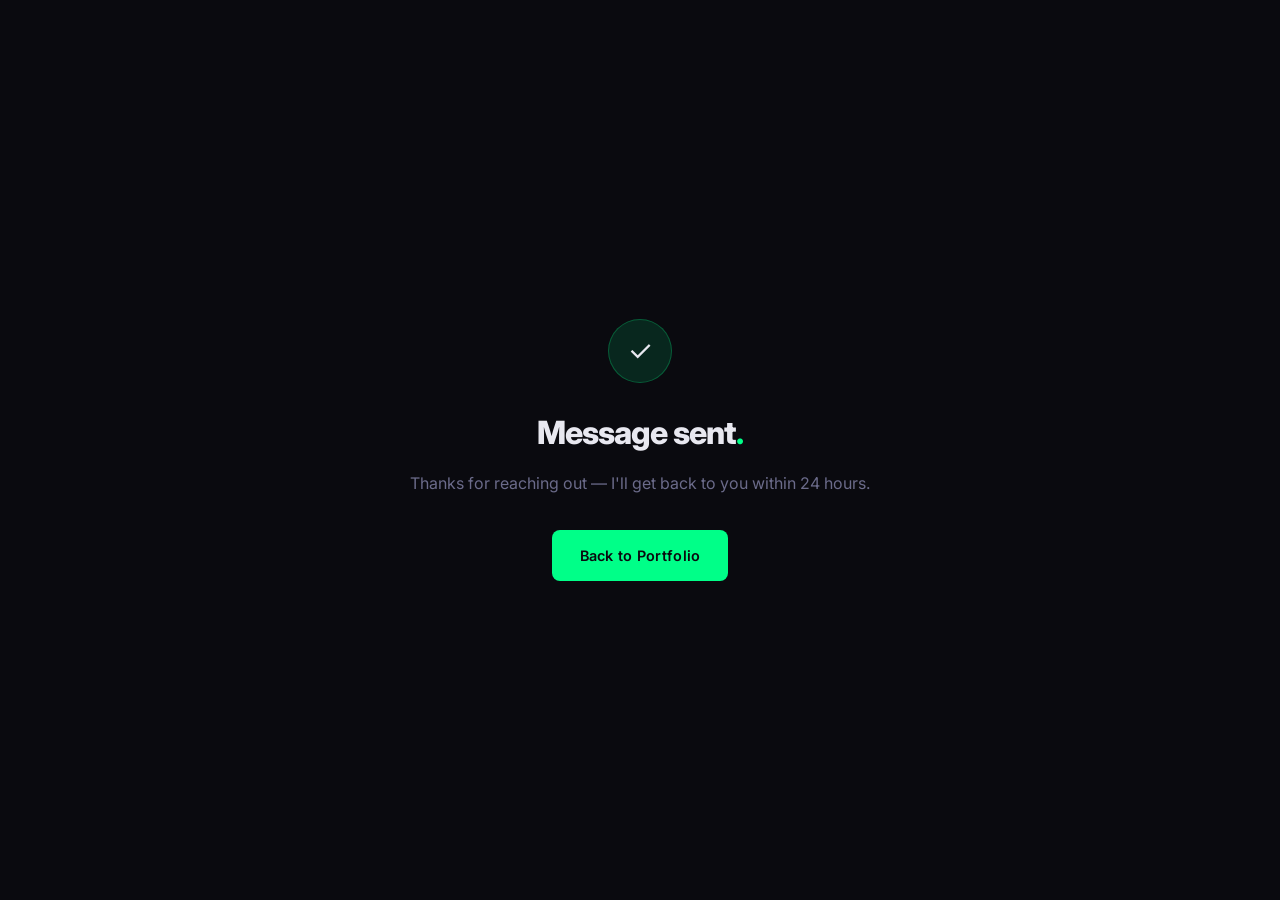
<file: success.html>
<!DOCTYPE html>
<html lang="en">
<head>
  <meta charset="UTF-8" />
  <meta name="viewport" content="width=device-width, initial-scale=1.0" />
  <title>Message Sent — Janish Andrin</title>
  <link rel="icon" href="data:image/svg+xml,<svg xmlns='http://www.w3.org/2000/svg' viewBox='0 0 100 100'><rect width='100' height='100' rx='12' fill='%230a0a0f'/><text y='72' x='50' text-anchor='middle' font-size='52' font-weight='900' font-family='system-ui,sans-serif' fill='%2300ff88'>JA</text></svg>" />
  <link rel="preconnect" href="https://fonts.googleapis.com" />
  <link href="https://fonts.googleapis.com/css2?family=Inter:wght@400;600;700;800&family=JetBrains+Mono:wght@400;500&display=swap" rel="stylesheet" />
  <link rel="stylesheet" href="style.css" />
  <style>
    .success-wrap {
      min-height: 100vh;
      display: flex;
      align-items: center;
      justify-content: center;
      text-align: center;
      padding: 40px 20px;
    }
    .success-box {
      max-width: 480px;
    }
    .success-icon {
      width: 64px;
      height: 64px;
      border-radius: 50%;
      background: var(--accent-dim);
      border: 1px solid var(--border-hi);
      display: flex;
      align-items: center;
      justify-content: center;
      margin: 0 auto 24px;
      font-size: 1.8rem;
    }
    .success-box h1 {
      font-size: 2rem;
      font-weight: 800;
      color: var(--text);
      margin-bottom: 12px;
      letter-spacing: -0.03em;
    }
    .success-box p {
      color: var(--text-muted);
      font-size: 1rem;
      line-height: 1.7;
      margin-bottom: 32px;
    }
  </style>
</head>
<body>
  <div class="success-wrap">
    <div class="success-box">
      <div class="success-icon">✓</div>
      <h1>Message sent<span style="color:var(--accent)">.</span></h1>
      <p>Thanks for reaching out — I'll get back to you within 24 hours.</p>
      <a href="index.html" class="btn btn-primary">Back to Portfolio</a>
    </div>
  </div>
</body>
</html>
</file>
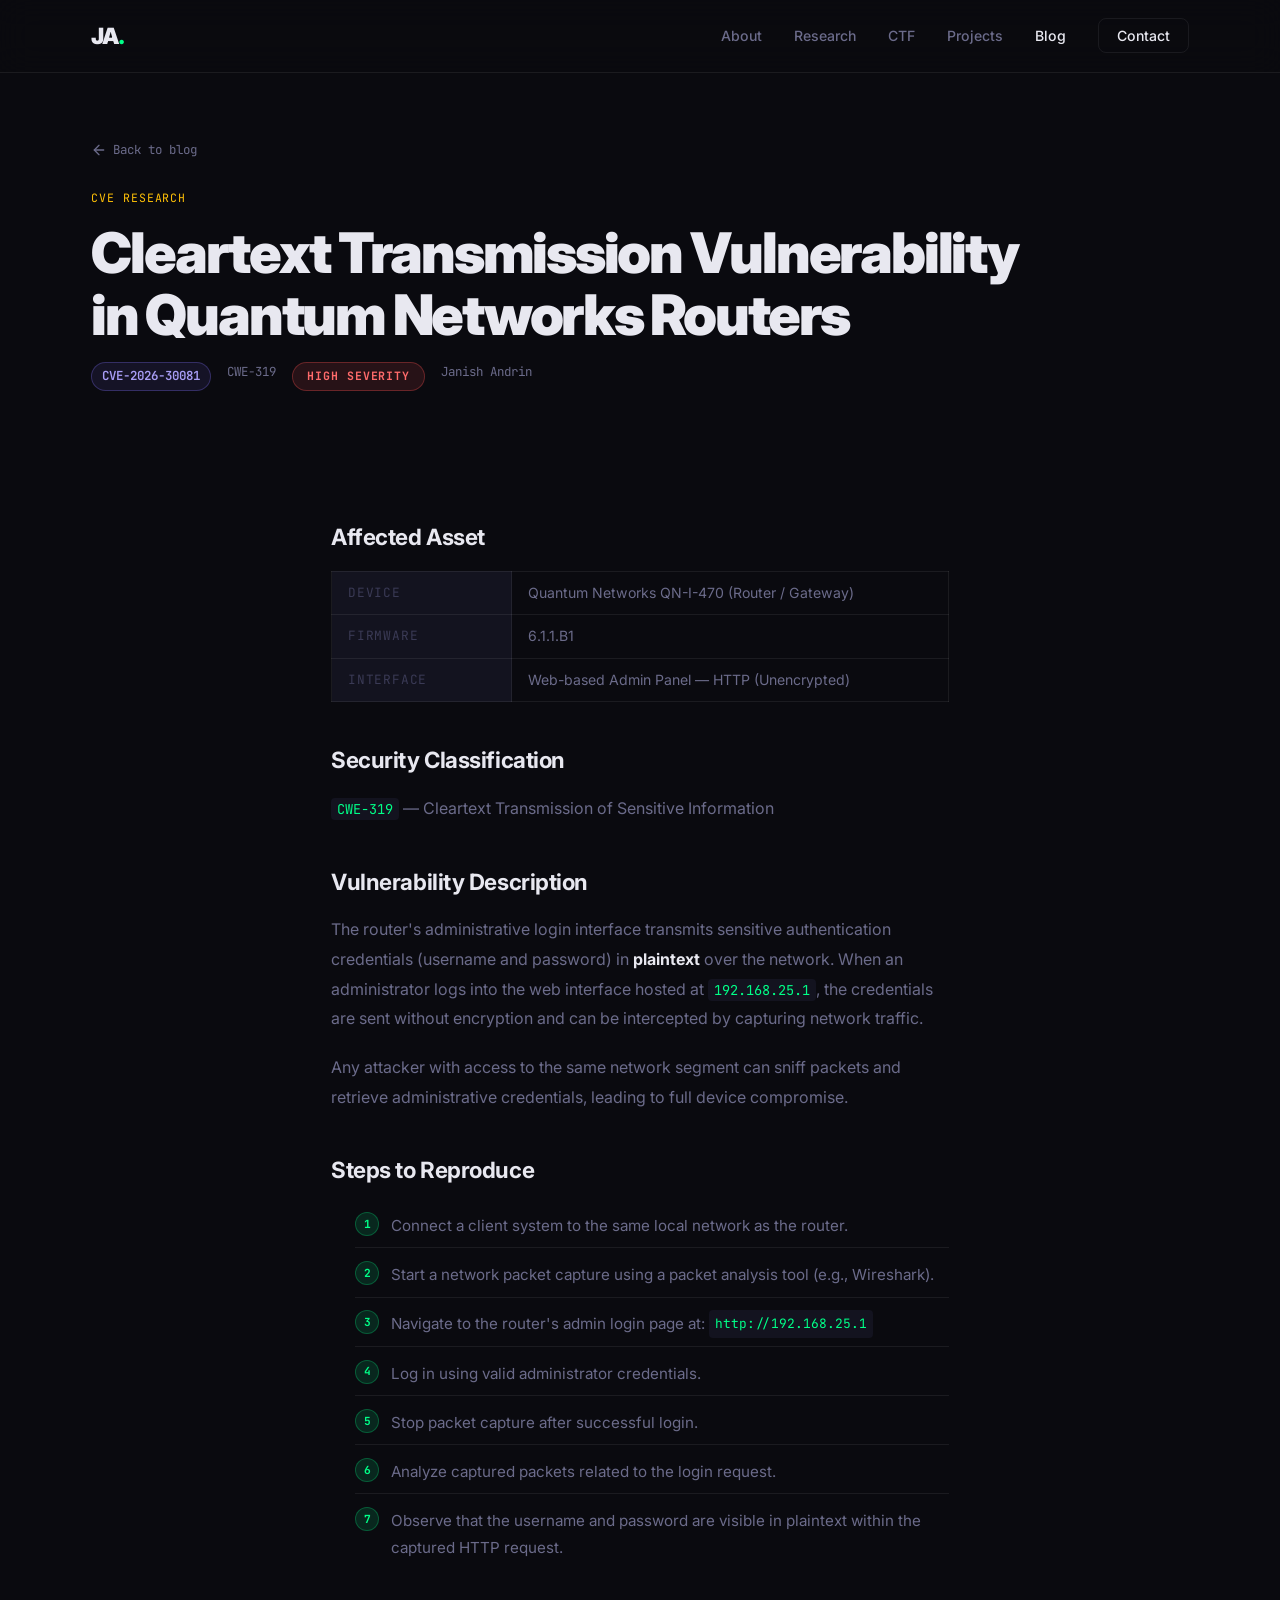
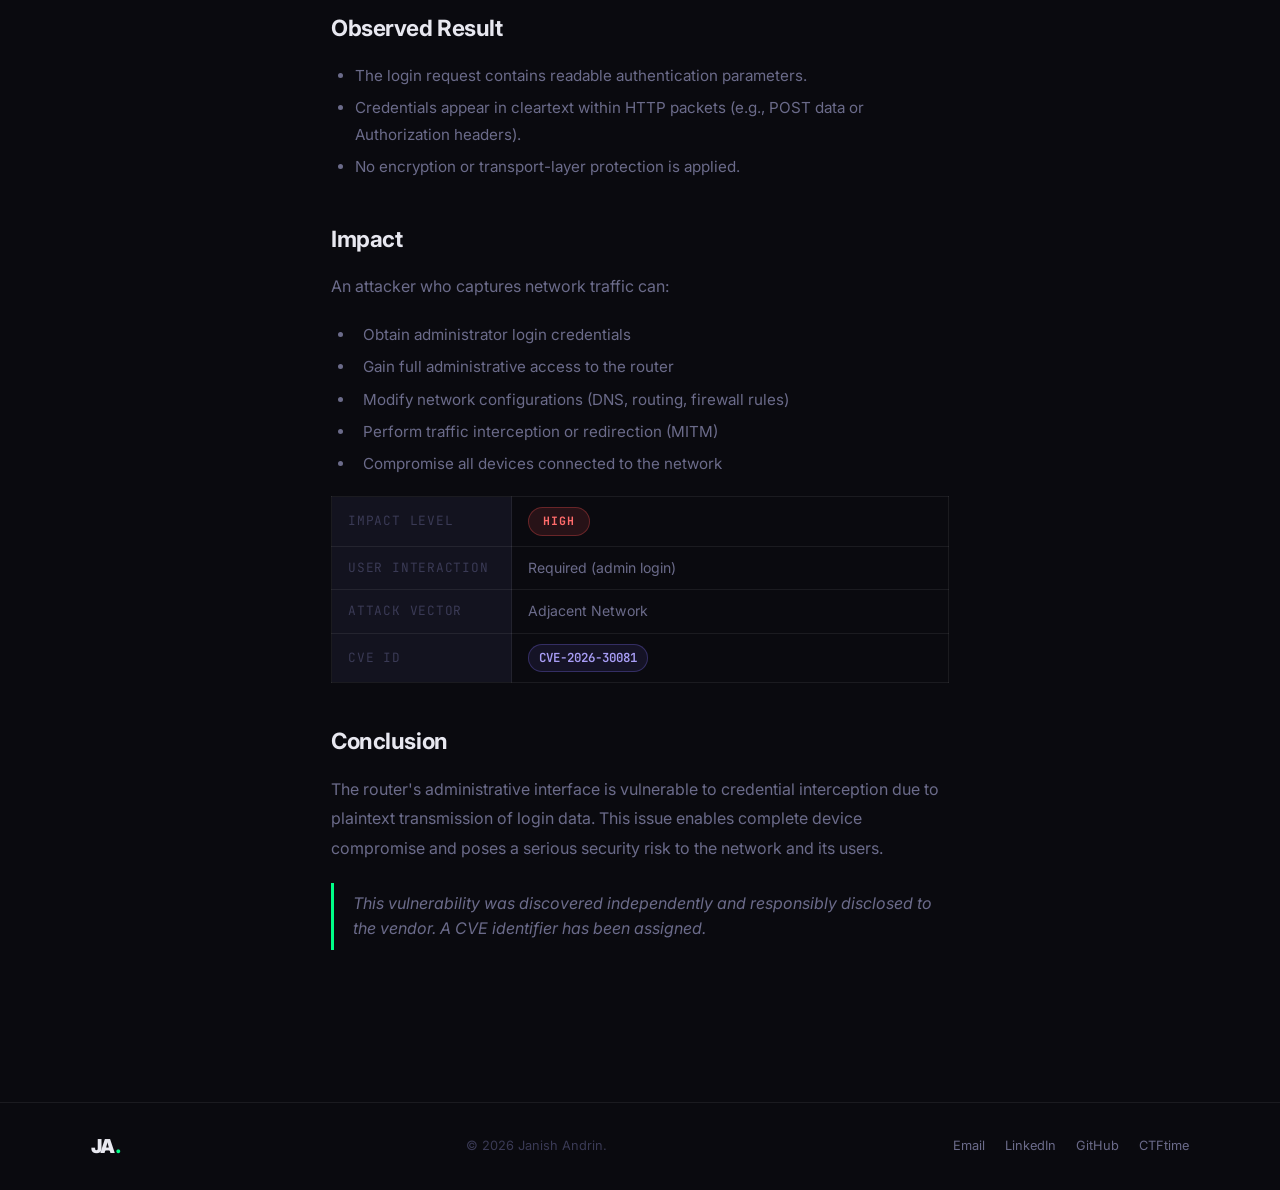
<file: blog/cve-2026-cleartext-quantum.html>
<!DOCTYPE html>
<html lang="en">
<head>
  <meta charset="UTF-8" />
  <meta name="viewport" content="width=device-width, initial-scale=1.0" />
  <title>CVE: Cleartext Transmission in Quantum Networks Routers — Janish Andrin</title>
  <meta name="description" content="Technical writeup on a cleartext transmission vulnerability (CWE-319) discovered in Quantum Networks QN-I-470 routers, leading to credential interception." />
  <link rel="icon" href="data:image/svg+xml,<svg xmlns='http://www.w3.org/2000/svg' viewBox='0 0 100 100'><rect width='100' height='100' rx='12' fill='%230a0a0f'/><text y='72' x='50' text-anchor='middle' font-size='52' font-weight='900' font-family='system-ui,sans-serif' fill='%2300ff88'>JA</text></svg>" />
  <link rel="preconnect" href="https://fonts.googleapis.com" />
  <link rel="preconnect" href="https://fonts.gstatic.com" crossorigin />
  <link href="https://fonts.googleapis.com/css2?family=Inter:wght@300;400;500;600;700;800;900&family=JetBrains+Mono:wght@400;500;700&display=swap" rel="stylesheet" />
  <link rel="stylesheet" href="../style.css" />
  <style>
    .post-hero { padding: 140px 0 40px; }
    .back-link {
      display: inline-flex;
      align-items: center;
      gap: 6px;
      font-family: var(--font-mono);
      font-size: 0.78rem;
      color: var(--text-muted);
      margin-bottom: 1.8rem;
      transition: color var(--transition);
    }
    .back-link svg { width: 16px; height: 16px; }
    .back-link:hover { color: var(--accent); }
    .post-tag {
      font-family: var(--font-mono);
      font-size: 0.72rem;
      text-transform: uppercase;
      letter-spacing: 0.08em;
      color: #ffc107;
      margin-bottom: 1rem;
      display: block;
    }
    .post-title {
      font-size: clamp(2rem, 5vw, 3.5rem);
      font-weight: 900;
      line-height: 1.1;
      letter-spacing: -0.04em;
      color: var(--text);
      margin-bottom: 1rem;
    }
    .post-meta {
      font-family: var(--font-mono);
      font-size: 0.78rem;
      color: var(--text-muted);
      margin-bottom: 3rem;
      display: flex;
      gap: 16px;
      flex-wrap: wrap;
    }
    .post-body {
      max-width: 720px;
      margin: 0 auto;
      padding: 0 clamp(20px, 4vw, 60px) var(--section-pad);
    }
    .post-body h2 {
      font-size: 1.4rem;
      font-weight: 700;
      color: var(--text);
      margin: 2.5rem 0 1rem;
      letter-spacing: -0.02em;
    }
    .post-body h3 {
      font-size: 1.1rem;
      font-weight: 600;
      color: var(--text);
      margin: 2rem 0 0.75rem;
    }
    .post-body p {
      font-size: 1rem;
      color: var(--text-muted);
      line-height: 1.85;
      margin-bottom: 1.2rem;
    }
    .post-body a {
      color: var(--accent);
      text-decoration: underline;
      text-underline-offset: 3px;
    }
    .post-body a:hover { color: var(--text); }
    .post-body ul, .post-body ol {
      margin: 0.5rem 0 1.2rem 1.5rem;
      color: var(--text-muted);
    }
    .post-body li {
      font-size: 0.95rem;
      line-height: 1.8;
      margin-bottom: 0.3rem;
    }
    .post-body code {
      font-family: var(--font-mono);
      font-size: 0.85em;
      background: var(--surface);
      padding: 2px 6px;
      border-radius: 4px;
      color: var(--accent);
    }
    .post-body pre {
      background: var(--bg-card);
      border: 1px solid var(--border);
      border-radius: var(--radius-sm);
      padding: 20px 24px;
      overflow-x: auto;
      margin: 1rem 0 1.5rem;
    }
    .post-body pre code {
      background: none;
      padding: 0;
      font-size: 0.82rem;
      color: var(--text);
      line-height: 1.7;
    }
    .post-body blockquote {
      border-left: 3px solid var(--accent);
      padding: 0.5rem 0 0.5rem 1.2rem;
      margin: 1rem 0 1.5rem;
      color: var(--text-muted);
      font-style: italic;
    }
    .post-body img {
      border-radius: var(--radius-sm);
      border: 1px solid var(--border);
      margin: 1rem 0;
    }
    .info-table {
      width: 100%;
      border-collapse: collapse;
      margin: 1rem 0 1.5rem;
    }
    .info-table td {
      padding: 10px 16px;
      border: 1px solid var(--border);
      font-size: 0.88rem;
      color: var(--text-muted);
    }
    .info-table td:first-child {
      font-family: var(--font-mono);
      font-size: 0.8rem;
      color: var(--text-dim);
      text-transform: uppercase;
      letter-spacing: 0.06em;
      width: 180px;
      background: var(--surface);
    }
    .severity-badge {
      display: inline-block;
      padding: 4px 14px;
      border-radius: 100px;
      font-family: var(--font-mono);
      font-size: 0.72rem;
      font-weight: 700;
      text-transform: uppercase;
      letter-spacing: 0.08em;
    }
    .severity-high {
      background: rgba(255, 80, 80, 0.12);
      border: 1px solid rgba(255, 80, 80, 0.3);
      color: #ff6b6b;
    }
    .cve-inline {
      display: inline-block;
      padding: 3px 10px;
      background: rgba(124, 106, 245, 0.1);
      border: 1px solid rgba(124, 106, 245, 0.3);
      border-radius: 100px;
      font-family: var(--font-mono);
      font-size: 0.78rem;
      font-weight: 600;
      color: #a89df5;
    }
    .impact-list li {
      position: relative;
      padding-left: 8px;
    }
    .step-num {
      display: inline-flex;
      align-items: center;
      justify-content: center;
      width: 24px;
      height: 24px;
      border-radius: 50%;
      background: var(--accent-dim);
      border: 1px solid var(--border-hi);
      font-family: var(--font-mono);
      font-size: 0.7rem;
      font-weight: 700;
      color: var(--accent);
      margin-right: 8px;
      flex-shrink: 0;
    }
    .steps-list {
      list-style: none;
      margin-left: 0;
      padding-left: 0;
    }
    .steps-list li {
      display: flex;
      align-items: flex-start;
      gap: 4px;
      padding: 8px 0;
      border-bottom: 1px solid var(--border);
    }
    .steps-list li:last-child { border-bottom: none; }
  </style>
</head>
<body>

  <!-- NAV -->
  <nav id="navbar" class="scrolled">
    <div class="nav-inner">
      <a href="../index.html" class="nav-logo">JA<span class="logo-dot">.</span></a>
      <ul class="nav-links">
        <li><a href="../index.html#about">About</a></li>
        <li><a href="../index.html#research">Research</a></li>
        <li><a href="../index.html#ctf">CTF</a></li>
        <li><a href="../index.html#projects">Projects</a></li>
        <li><a href="../blog.html" style="color:var(--text)">Blog</a></li>
        <li><a href="../index.html#contact" class="nav-cta">Contact</a></li>
      </ul>
      <button class="hamburger" id="hamburger" aria-label="Toggle menu">
        <span></span><span></span><span></span>
      </button>
    </div>
    <div class="mobile-menu" id="mobile-menu">
      <a href="../index.html#about">About</a>
      <a href="../index.html#research">Research</a>
      <a href="../index.html#ctf">CTF</a>
      <a href="../index.html#projects">Projects</a>
      <a href="../blog.html">Blog</a>
      <a href="../index.html#contact">Contact</a>
    </div>
  </nav>

  <div class="post-hero">
    <div class="container">
      <a href="../blog.html" class="back-link">
        <svg viewBox="0 0 24 24" fill="none" stroke="currentColor" stroke-width="2" stroke-linecap="round" stroke-linejoin="round"><line x1="19" y1="12" x2="5" y2="12"/><polyline points="12 19 5 12 12 5"/></svg>
        Back to blog
      </a>
      <span class="post-tag">CVE Research</span>
      <h1 class="post-title">Cleartext Transmission Vulnerability<br />in Quantum Networks Routers</h1>
      <div class="post-meta">
        <span class="cve-inline">CVE-2026-30081</span>
        <span>CWE-319</span>
        <span class="severity-badge severity-high">High Severity</span>
        <span>Janish Andrin</span>
      </div>
    </div>
  </div>

  <article class="post-body">

    <h2>Affected Asset</h2>
    <table class="info-table">
      <tr><td>Device</td><td>Quantum Networks QN-I-470 (Router / Gateway)</td></tr>
      <tr><td>Firmware</td><td>6.1.1.B1</td></tr>
      <tr><td>Interface</td><td>Web-based Admin Panel — HTTP (Unencrypted)</td></tr>
    </table>

    <h2>Security Classification</h2>
    <p><code>CWE-319</code> — Cleartext Transmission of Sensitive Information</p>

    <h2>Vulnerability Description</h2>
    <p>
      The router's administrative login interface transmits sensitive authentication credentials (username and password) in <strong style="color:var(--text)">plaintext</strong> over the network. When an administrator logs into the web interface hosted at <code>192.168.25.1</code>, the credentials are sent without encryption and can be intercepted by capturing network traffic.
    </p>
    <p>
      Any attacker with access to the same network segment can sniff packets and retrieve administrative credentials, leading to full device compromise.
    </p>

    <h2>Steps to Reproduce</h2>
    <ol class="steps-list">
      <li><span class="step-num">1</span>Connect a client system to the same local network as the router.</li>
      <li><span class="step-num">2</span>Start a network packet capture using a packet analysis tool (e.g., Wireshark).</li>
      <li><span class="step-num">3</span>Navigate to the router's admin login page at: <code>http://192.168.25.1</code></li>
      <li><span class="step-num">4</span>Log in using valid administrator credentials.</li>
      <li><span class="step-num">5</span>Stop packet capture after successful login.</li>
      <li><span class="step-num">6</span>Analyze captured packets related to the login request.</li>
      <li><span class="step-num">7</span>Observe that the username and password are visible in plaintext within the captured HTTP request.</li>
    </ol>

    <h2>Observed Result</h2>
    <ul>
      <li>The login request contains readable authentication parameters.</li>
      <li>Credentials appear in cleartext within HTTP packets (e.g., POST data or Authorization headers).</li>
      <li>No encryption or transport-layer protection is applied.</li>
    </ul>

    <h2>Impact</h2>
    <p>An attacker who captures network traffic can:</p>
    <ul class="impact-list">
      <li>Obtain administrator login credentials</li>
      <li>Gain full administrative access to the router</li>
      <li>Modify network configurations (DNS, routing, firewall rules)</li>
      <li>Perform traffic interception or redirection (MITM)</li>
      <li>Compromise all devices connected to the network</li>
    </ul>

    <table class="info-table">
      <tr><td>Impact Level</td><td><span class="severity-badge severity-high">High</span></td></tr>
      <tr><td>User Interaction</td><td>Required (admin login)</td></tr>
      <tr><td>Attack Vector</td><td>Adjacent Network</td></tr>
      <tr><td>CVE ID</td><td><span class="cve-inline">CVE-2026-30081</span></td></tr>
    </table>

    <h2>Conclusion</h2>
    <p>
      The router's administrative interface is vulnerable to credential interception due to plaintext transmission of login data. This issue enables complete device compromise and poses a serious security risk to the network and its users.
    </p>

    <blockquote>
      This vulnerability was discovered independently and responsibly disclosed to the vendor. A CVE identifier has been assigned.
    </blockquote>

  </article>

  <footer class="footer">
    <div class="container footer-inner">
      <span class="footer-logo">JA<span class="accent">.</span></span>
      <span class="footer-copy">&copy; 2026 Janish Andrin.</span>
      <div class="footer-links">
        <a href="mailto:janishandrin75@gmail.com">Email</a>
        <a href="https://www.linkedin.com/in/janish-andrin/" target="_blank" rel="noopener">LinkedIn</a>
        <a href="https://github.com/Janish10" target="_blank" rel="noopener">GitHub</a>
        <a href="https://ctftime.org/team/311156" target="_blank" rel="noopener">CTFtime</a>
      </div>
    </div>
  </footer>

  <script>
    const hamburger = document.getElementById('hamburger');
    const mobileMenu = document.getElementById('mobile-menu');
    hamburger.addEventListener('click', () => mobileMenu.classList.toggle('open'));
    mobileMenu.querySelectorAll('a').forEach(l => l.addEventListener('click', () => mobileMenu.classList.remove('open')));
  </script>
</body>
</html>
</file>
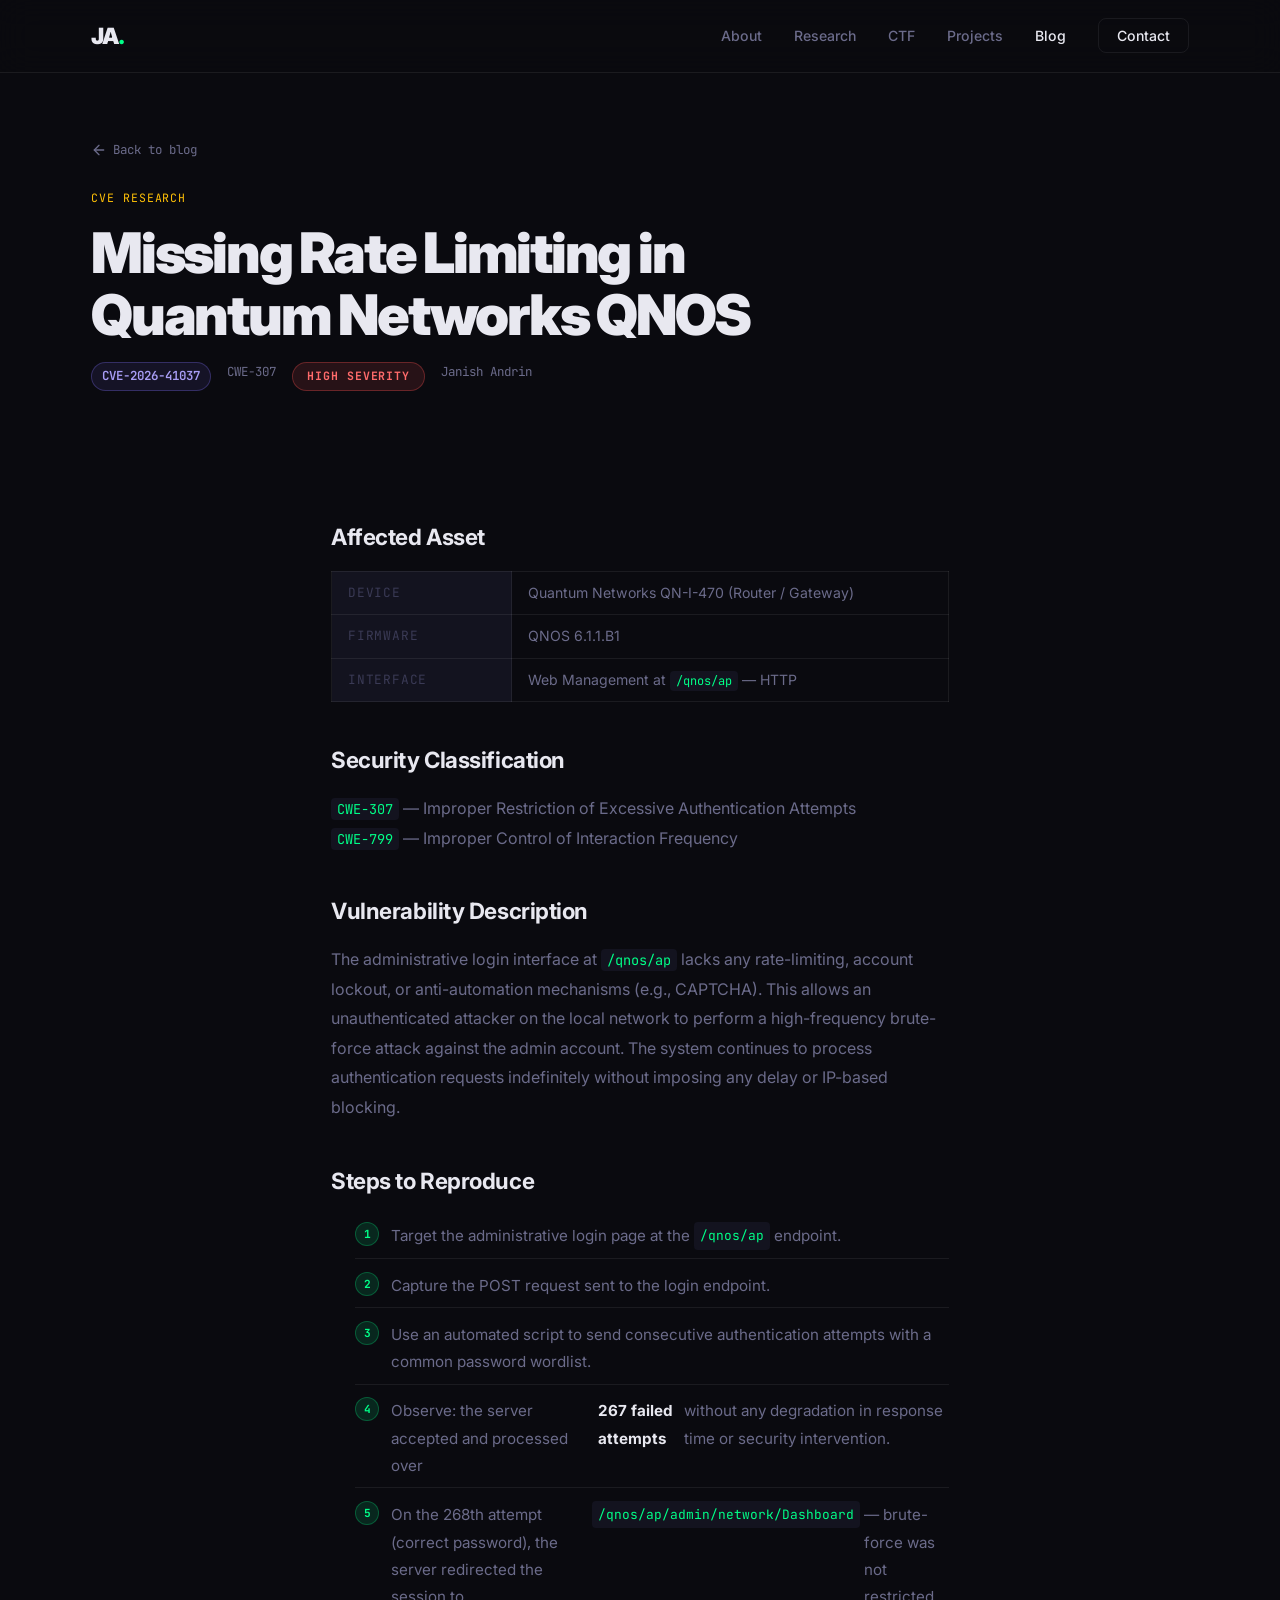
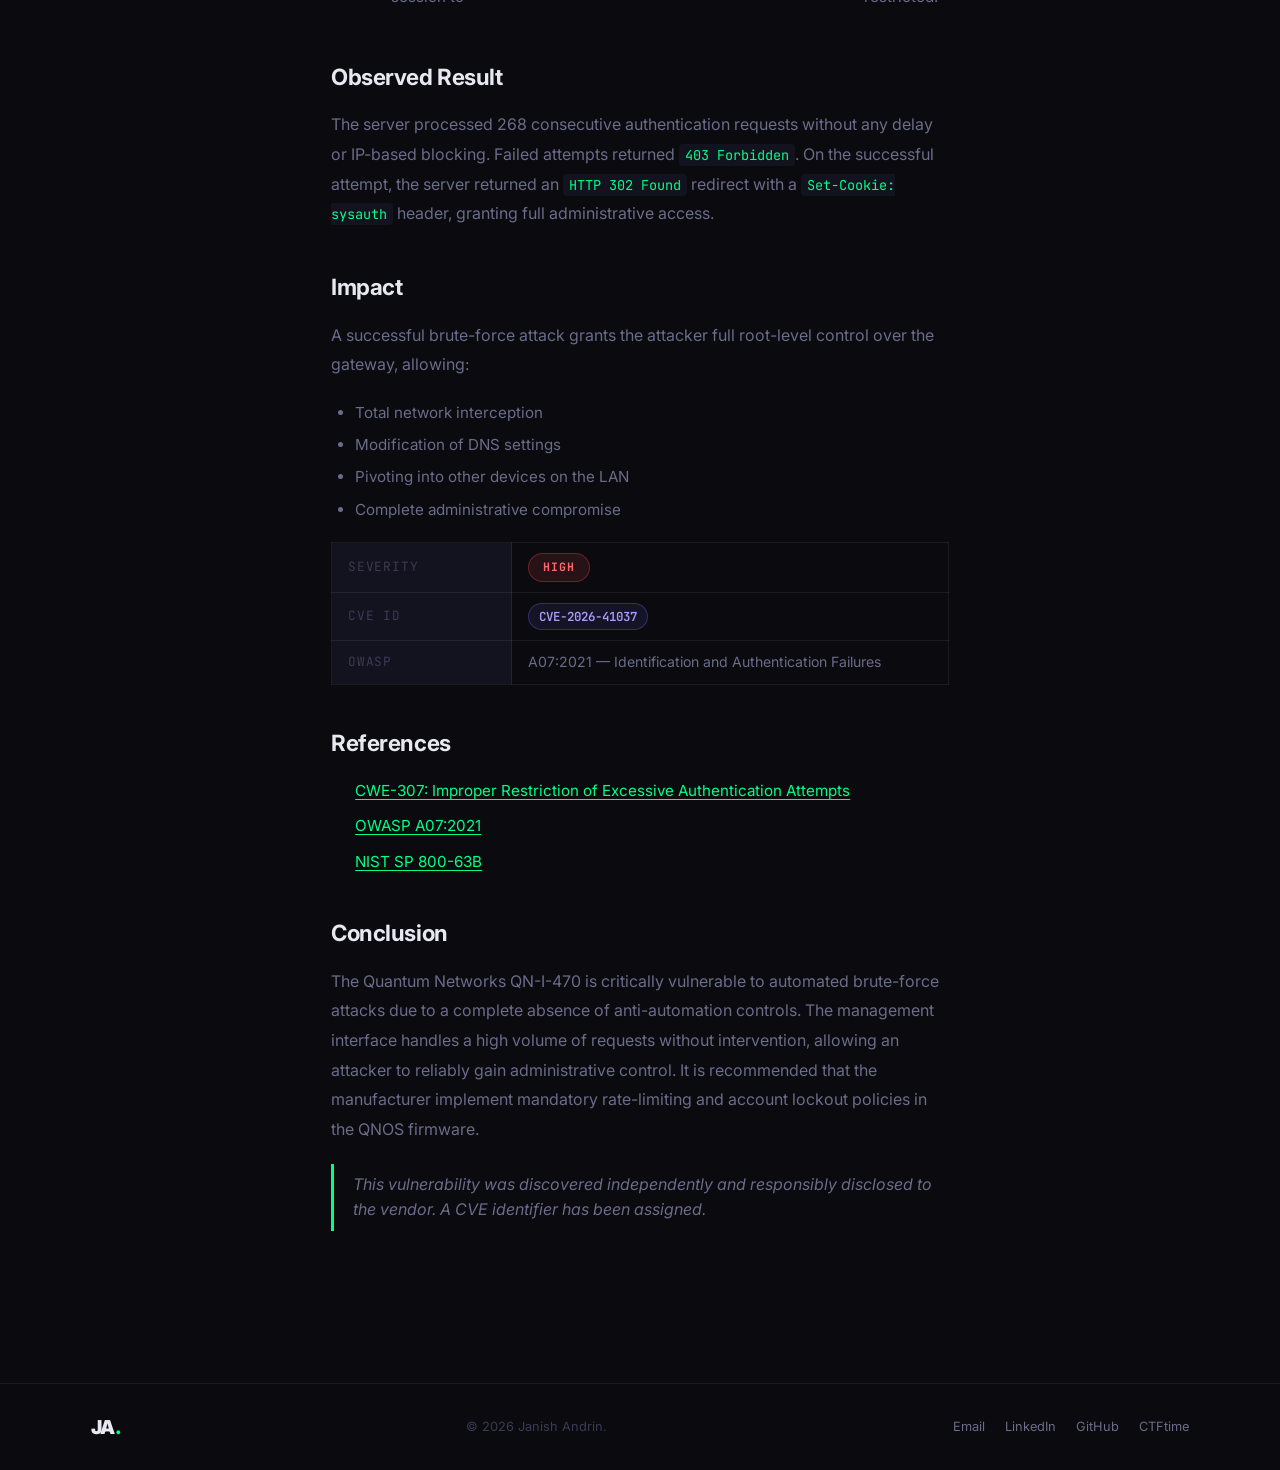
<file: blog/cve-2026-ratelimit-quantum.html>
<!DOCTYPE html>
<html lang="en">
<head>
  <meta charset="UTF-8" />
  <meta name="viewport" content="width=device-width, initial-scale=1.0" />
  <title>CVE: Missing Rate Limiting in Quantum Networks QNOS — Janish Andrin</title>
  <meta name="description" content="Technical writeup on a missing rate limiting vulnerability (CWE-307) in Quantum Networks QN-I-470, enabling brute-force administrative access." />
  <link rel="icon" href="data:image/svg+xml,<svg xmlns='http://www.w3.org/2000/svg' viewBox='0 0 100 100'><rect width='100' height='100' rx='12' fill='%230a0a0f'/><text y='72' x='50' text-anchor='middle' font-size='52' font-weight='900' font-family='system-ui,sans-serif' fill='%2300ff88'>JA</text></svg>" />
  <link rel="preconnect" href="https://fonts.googleapis.com" />
  <link rel="preconnect" href="https://fonts.gstatic.com" crossorigin />
  <link href="https://fonts.googleapis.com/css2?family=Inter:wght@300;400;500;600;700;800;900&family=JetBrains+Mono:wght@400;500;700&display=swap" rel="stylesheet" />
  <link rel="stylesheet" href="../style.css" />
  <style>
    .post-hero { padding: 140px 0 40px; }
    .back-link {
      display: inline-flex;
      align-items: center;
      gap: 6px;
      font-family: var(--font-mono);
      font-size: 0.78rem;
      color: var(--text-muted);
      margin-bottom: 1.8rem;
      transition: color var(--transition);
    }
    .back-link svg { width: 16px; height: 16px; }
    .back-link:hover { color: var(--accent); }
    .post-tag {
      font-family: var(--font-mono);
      font-size: 0.72rem;
      text-transform: uppercase;
      letter-spacing: 0.08em;
      color: #ffc107;
      margin-bottom: 1rem;
      display: block;
    }
    .post-title {
      font-size: clamp(2rem, 5vw, 3.5rem);
      font-weight: 900;
      line-height: 1.1;
      letter-spacing: -0.04em;
      color: var(--text);
      margin-bottom: 1rem;
    }
    .post-meta {
      font-family: var(--font-mono);
      font-size: 0.78rem;
      color: var(--text-muted);
      margin-bottom: 3rem;
      display: flex;
      gap: 16px;
      flex-wrap: wrap;
    }
    .post-body {
      max-width: 720px;
      margin: 0 auto;
      padding: 0 clamp(20px, 4vw, 60px) var(--section-pad);
    }
    .post-body h2 {
      font-size: 1.4rem;
      font-weight: 700;
      color: var(--text);
      margin: 2.5rem 0 1rem;
      letter-spacing: -0.02em;
    }
    .post-body p {
      font-size: 1rem;
      color: var(--text-muted);
      line-height: 1.85;
      margin-bottom: 1.2rem;
    }
    .post-body a {
      color: var(--accent);
      text-decoration: underline;
      text-underline-offset: 3px;
    }
    .post-body a:hover { color: var(--text); }
    .post-body ul, .post-body ol {
      margin: 0.5rem 0 1.2rem 1.5rem;
      color: var(--text-muted);
    }
    .post-body li {
      font-size: 0.95rem;
      line-height: 1.8;
      margin-bottom: 0.3rem;
    }
    .post-body code {
      font-family: var(--font-mono);
      font-size: 0.85em;
      background: var(--surface);
      padding: 2px 6px;
      border-radius: 4px;
      color: var(--accent);
    }
    .post-body pre {
      background: var(--bg-card);
      border: 1px solid var(--border);
      border-radius: var(--radius-sm);
      padding: 20px 24px;
      overflow-x: auto;
      margin: 1rem 0 1.5rem;
    }
    .post-body pre code {
      background: none;
      padding: 0;
      font-size: 0.82rem;
      color: var(--text);
      line-height: 1.7;
    }
    .post-body blockquote {
      border-left: 3px solid var(--accent);
      padding: 0.5rem 0 0.5rem 1.2rem;
      margin: 1rem 0 1.5rem;
      color: var(--text-muted);
      font-style: italic;
    }
    .info-table {
      width: 100%;
      border-collapse: collapse;
      margin: 1rem 0 1.5rem;
    }
    .info-table td {
      padding: 10px 16px;
      border: 1px solid var(--border);
      font-size: 0.88rem;
      color: var(--text-muted);
    }
    .info-table td:first-child {
      font-family: var(--font-mono);
      font-size: 0.8rem;
      color: var(--text-dim);
      text-transform: uppercase;
      letter-spacing: 0.06em;
      width: 180px;
      background: var(--surface);
    }
    .severity-badge {
      display: inline-block;
      padding: 4px 14px;
      border-radius: 100px;
      font-family: var(--font-mono);
      font-size: 0.72rem;
      font-weight: 700;
      text-transform: uppercase;
      letter-spacing: 0.08em;
    }
    .severity-high {
      background: rgba(255, 80, 80, 0.12);
      border: 1px solid rgba(255, 80, 80, 0.3);
      color: #ff6b6b;
    }
    .cve-inline {
      display: inline-block;
      padding: 3px 10px;
      background: rgba(124, 106, 245, 0.1);
      border: 1px solid rgba(124, 106, 245, 0.3);
      border-radius: 100px;
      font-family: var(--font-mono);
      font-size: 0.78rem;
      font-weight: 600;
      color: #a89df5;
    }
    .step-num {
      display: inline-flex;
      align-items: center;
      justify-content: center;
      width: 24px;
      height: 24px;
      border-radius: 50%;
      background: var(--accent-dim);
      border: 1px solid var(--border-hi);
      font-family: var(--font-mono);
      font-size: 0.7rem;
      font-weight: 700;
      color: var(--accent);
      margin-right: 8px;
      flex-shrink: 0;
    }
    .steps-list {
      list-style: none;
      margin-left: 0;
      padding-left: 0;
    }
    .steps-list li {
      display: flex;
      align-items: flex-start;
      gap: 4px;
      padding: 8px 0;
      border-bottom: 1px solid var(--border);
    }
    .steps-list li:last-child { border-bottom: none; }
    .ref-list { list-style: none; margin-left: 0; padding-left: 0; }
    .ref-list li { margin-bottom: 0.5rem; }
  </style>
</head>
<body>

  <!-- NAV -->
  <nav id="navbar" class="scrolled">
    <div class="nav-inner">
      <a href="../index.html" class="nav-logo">JA<span class="logo-dot">.</span></a>
      <ul class="nav-links">
        <li><a href="../index.html#about">About</a></li>
        <li><a href="../index.html#research">Research</a></li>
        <li><a href="../index.html#ctf">CTF</a></li>
        <li><a href="../index.html#projects">Projects</a></li>
        <li><a href="../blog.html" style="color:var(--text)">Blog</a></li>
        <li><a href="../index.html#contact" class="nav-cta">Contact</a></li>
      </ul>
      <button class="hamburger" id="hamburger" aria-label="Toggle menu">
        <span></span><span></span><span></span>
      </button>
    </div>
    <div class="mobile-menu" id="mobile-menu">
      <a href="../index.html#about">About</a>
      <a href="../index.html#research">Research</a>
      <a href="../index.html#ctf">CTF</a>
      <a href="../index.html#projects">Projects</a>
      <a href="../blog.html">Blog</a>
      <a href="../index.html#contact">Contact</a>
    </div>
  </nav>

  <div class="post-hero">
    <div class="container">
      <a href="../blog.html" class="back-link">
        <svg viewBox="0 0 24 24" fill="none" stroke="currentColor" stroke-width="2" stroke-linecap="round" stroke-linejoin="round"><line x1="19" y1="12" x2="5" y2="12"/><polyline points="12 19 5 12 12 5"/></svg>
        Back to blog
      </a>
      <span class="post-tag">CVE Research</span>
      <h1 class="post-title">Missing Rate Limiting in<br />Quantum Networks QNOS</h1>
      <div class="post-meta">
        <span class="cve-inline">CVE-2026-41037</span>
        <span>CWE-307</span>
        <span class="severity-badge severity-high">High Severity</span>
        <span>Janish Andrin</span>
      </div>
    </div>
  </div>

  <article class="post-body">

    <h2>Affected Asset</h2>
    <table class="info-table">
      <tr><td>Device</td><td>Quantum Networks QN-I-470 (Router / Gateway)</td></tr>
      <tr><td>Firmware</td><td>QNOS 6.1.1.B1</td></tr>
      <tr><td>Interface</td><td>Web Management at <code>/qnos/ap</code> — HTTP</td></tr>
    </table>

    <h2>Security Classification</h2>
    <p>
      <code>CWE-307</code> — Improper Restriction of Excessive Authentication Attempts<br />
      <code>CWE-799</code> — Improper Control of Interaction Frequency
    </p>

    <h2>Vulnerability Description</h2>
    <p>
      The administrative login interface at <code>/qnos/ap</code> lacks any rate-limiting, account lockout, or anti-automation mechanisms (e.g., CAPTCHA). This allows an unauthenticated attacker on the local network to perform a high-frequency brute-force attack against the admin account. The system continues to process authentication requests indefinitely without imposing any delay or IP-based blocking.
    </p>

    <h2>Steps to Reproduce</h2>
    <ol class="steps-list">
      <li><span class="step-num">1</span>Target the administrative login page at the <code>/qnos/ap</code> endpoint.</li>
      <li><span class="step-num">2</span>Capture the POST request sent to the login endpoint.</li>
      <li><span class="step-num">3</span>Use an automated script to send consecutive authentication attempts with a common password wordlist.</li>
      <li><span class="step-num">4</span>Observe: the server accepted and processed over <strong style="color:var(--text)">267 failed attempts</strong> without any degradation in response time or security intervention.</li>
      <li><span class="step-num">5</span>On the 268th attempt (correct password), the server redirected the session to <code>/qnos/ap/admin/network/Dashboard</code> — brute-force was not restricted.</li>
    </ol>

    <h2>Observed Result</h2>
    <p>
      The server processed 268 consecutive authentication requests without any delay or IP-based blocking. Failed attempts returned <code>403 Forbidden</code>. On the successful attempt, the server returned an <code>HTTP 302 Found</code> redirect with a <code>Set-Cookie: sysauth</code> header, granting full administrative access.
    </p>

    <h2>Impact</h2>
    <p>A successful brute-force attack grants the attacker full root-level control over the gateway, allowing:</p>
    <ul>
      <li>Total network interception</li>
      <li>Modification of DNS settings</li>
      <li>Pivoting into other devices on the LAN</li>
      <li>Complete administrative compromise</li>
    </ul>

    <table class="info-table">
      <tr><td>Severity</td><td><span class="severity-badge severity-high">High</span></td></tr>
      <tr><td>CVE ID</td><td><span class="cve-inline">CVE-2026-41037</span></td></tr>
      <tr><td>OWASP</td><td>A07:2021 — Identification and Authentication Failures</td></tr>
    </table>

    <h2>References</h2>
    <ul class="ref-list">
      <li><a href="https://cwe.mitre.org/data/definitions/307.html" target="_blank" rel="noopener">CWE-307: Improper Restriction of Excessive Authentication Attempts</a></li>
      <li><a href="https://owasp.org/Top10/2021/A07_2021-Identification_and_Authentication_Failures/" target="_blank" rel="noopener">OWASP A07:2021</a></li>
      <li><a href="https://pages.nist.gov/800-63-3/sp800-63b.html" target="_blank" rel="noopener">NIST SP 800-63B</a></li>
    </ul>

    <h2>Conclusion</h2>
    <p>
      The Quantum Networks QN-I-470 is critically vulnerable to automated brute-force attacks due to a complete absence of anti-automation controls. The management interface handles a high volume of requests without intervention, allowing an attacker to reliably gain administrative control. It is recommended that the manufacturer implement mandatory rate-limiting and account lockout policies in the QNOS firmware.
    </p>

    <blockquote>
      This vulnerability was discovered independently and responsibly disclosed to the vendor. A CVE identifier has been assigned.
    </blockquote>

  </article>

  <footer class="footer">
    <div class="container footer-inner">
      <span class="footer-logo">JA<span class="accent">.</span></span>
      <span class="footer-copy">&copy; 2026 Janish Andrin.</span>
      <div class="footer-links">
        <a href="mailto:janishandrin75@gmail.com">Email</a>
        <a href="https://www.linkedin.com/in/janish-andrin/" target="_blank" rel="noopener">LinkedIn</a>
        <a href="https://github.com/Janish10" target="_blank" rel="noopener">GitHub</a>
        <a href="https://ctftime.org/team/311156" target="_blank" rel="noopener">CTFtime</a>
      </div>
    </div>
  </footer>

  <script>
    const hamburger = document.getElementById('hamburger');
    const mobileMenu = document.getElementById('mobile-menu');
    hamburger.addEventListener('click', () => mobileMenu.classList.toggle('open'));
    mobileMenu.querySelectorAll('a').forEach(l => l.addEventListener('click', () => mobileMenu.classList.remove('open')));
  </script>
</body>
</html>
</file>
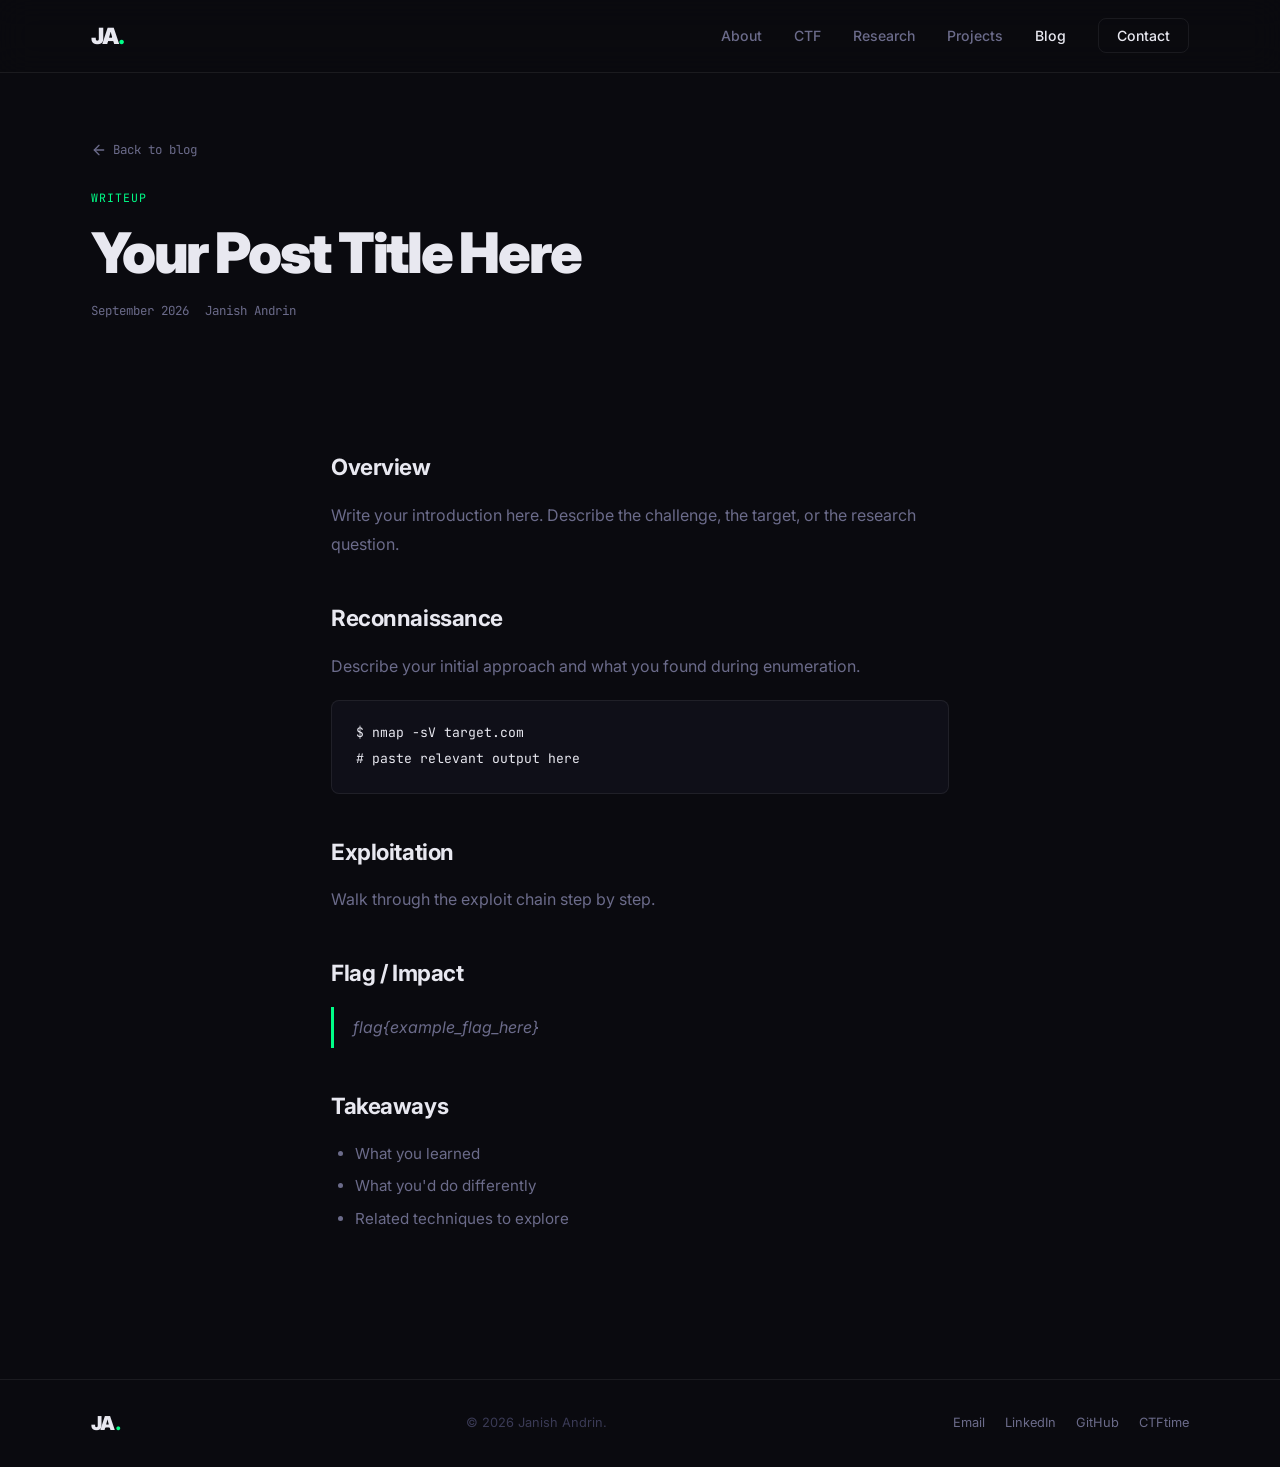
<file: blog/template.html>
<!DOCTYPE html>
<html lang="en">
<head>
  <meta charset="UTF-8" />
  <meta name="viewport" content="width=device-width, initial-scale=1.0" />
  <title>POST TITLE — Janish Andrin</title>
  <link rel="icon" href="data:image/svg+xml,<svg xmlns='http://www.w3.org/2000/svg' viewBox='0 0 100 100'><rect width='100' height='100' rx='12' fill='%230a0a0f'/><text y='72' x='50' text-anchor='middle' font-size='52' font-weight='900' font-family='system-ui,sans-serif' fill='%2300ff88'>JA</text></svg>" />
  <link rel="preconnect" href="https://fonts.googleapis.com" />
  <link rel="preconnect" href="https://fonts.gstatic.com" crossorigin />
  <link href="https://fonts.googleapis.com/css2?family=Inter:wght@300;400;500;600;700;800;900&family=JetBrains+Mono:wght@400;500;700&display=swap" rel="stylesheet" />
  <link rel="stylesheet" href="../style.css" />
  <style>
    .post-hero { padding: 140px 0 40px; }
    .back-link {
      display: inline-flex;
      align-items: center;
      gap: 6px;
      font-family: var(--font-mono);
      font-size: 0.78rem;
      color: var(--text-muted);
      margin-bottom: 1.8rem;
      transition: color var(--transition);
    }
    .back-link svg { width: 16px; height: 16px; }
    .back-link:hover { color: var(--accent); }
    .post-tag {
      font-family: var(--font-mono);
      font-size: 0.72rem;
      text-transform: uppercase;
      letter-spacing: 0.08em;
      color: var(--accent);
      margin-bottom: 1rem;
      display: block;
    }
    .post-title {
      font-size: clamp(2rem, 5vw, 3.5rem);
      font-weight: 900;
      line-height: 1.1;
      letter-spacing: -0.04em;
      color: var(--text);
      margin-bottom: 1rem;
    }
    .post-meta {
      font-family: var(--font-mono);
      font-size: 0.78rem;
      color: var(--text-muted);
      margin-bottom: 3rem;
      display: flex;
      gap: 16px;
    }
    .post-body {
      max-width: 720px;
      margin: 0 auto;
      padding: 0 clamp(20px, 4vw, 60px) var(--section-pad);
    }
    .post-body h2 {
      font-size: 1.4rem;
      font-weight: 700;
      color: var(--text);
      margin: 2.5rem 0 1rem;
      letter-spacing: -0.02em;
    }
    .post-body h3 {
      font-size: 1.1rem;
      font-weight: 600;
      color: var(--text);
      margin: 2rem 0 0.75rem;
    }
    .post-body p {
      font-size: 1rem;
      color: var(--text-muted);
      line-height: 1.85;
      margin-bottom: 1.2rem;
    }
    .post-body a {
      color: var(--accent);
      text-decoration: underline;
      text-underline-offset: 3px;
    }
    .post-body a:hover { color: var(--text); }
    .post-body ul, .post-body ol {
      margin: 0.5rem 0 1.2rem 1.5rem;
      color: var(--text-muted);
    }
    .post-body li {
      font-size: 0.95rem;
      line-height: 1.8;
      margin-bottom: 0.3rem;
    }
    .post-body code {
      font-family: var(--font-mono);
      font-size: 0.85em;
      background: var(--surface);
      padding: 2px 6px;
      border-radius: 4px;
      color: var(--accent);
    }
    .post-body pre {
      background: var(--bg-card);
      border: 1px solid var(--border);
      border-radius: var(--radius-sm);
      padding: 20px 24px;
      overflow-x: auto;
      margin: 1rem 0 1.5rem;
    }
    .post-body pre code {
      background: none;
      padding: 0;
      font-size: 0.82rem;
      color: var(--text);
      line-height: 1.7;
    }
    .post-body blockquote {
      border-left: 3px solid var(--accent);
      padding: 0.5rem 0 0.5rem 1.2rem;
      margin: 1rem 0 1.5rem;
      color: var(--text-muted);
      font-style: italic;
    }
    .post-body img {
      border-radius: var(--radius-sm);
      border: 1px solid var(--border);
      margin: 1rem 0;
    }
  </style>
</head>
<body>

  <!-- NAV -->
  <nav id="navbar" class="scrolled">
    <div class="nav-inner">
      <a href="../index.html" class="nav-logo">JA<span class="logo-dot">.</span></a>
      <ul class="nav-links">
        <li><a href="../index.html#about">About</a></li>
        <li><a href="../index.html#ctf">CTF</a></li>
        <li><a href="../index.html#research">Research</a></li>
        <li><a href="../index.html#projects">Projects</a></li>
        <li><a href="../blog.html" style="color:var(--text)">Blog</a></li>
        <li><a href="../index.html#contact" class="nav-cta">Contact</a></li>
      </ul>
      <button class="hamburger" id="hamburger" aria-label="Toggle menu">
        <span></span><span></span><span></span>
      </button>
    </div>
    <div class="mobile-menu" id="mobile-menu">
      <a href="../index.html#about">About</a>
      <a href="../index.html#ctf">CTF</a>
      <a href="../index.html#research">Research</a>
      <a href="../index.html#projects">Projects</a>
      <a href="../blog.html">Blog</a>
      <a href="../index.html#contact">Contact</a>
    </div>
  </nav>

  <div class="post-hero">
    <div class="container">
      <a href="../blog.html" class="back-link">
        <svg viewBox="0 0 24 24" fill="none" stroke="currentColor" stroke-width="2" stroke-linecap="round" stroke-linejoin="round"><line x1="19" y1="12" x2="5" y2="12"/><polyline points="12 19 5 12 12 5"/></svg>
        Back to blog
      </a>
      <span class="post-tag">WRITEUP</span>
      <h1 class="post-title">Your Post Title Here</h1>
      <div class="post-meta">
        <span>September 2026</span>
        <span>Janish Andrin</span>
      </div>
    </div>
  </div>

  <article class="post-body">

    <h2>Overview</h2>
    <p>Write your introduction here. Describe the challenge, the target, or the research question.</p>

    <h2>Reconnaissance</h2>
    <p>Describe your initial approach and what you found during enumeration.</p>

    <pre><code>$ nmap -sV target.com
# paste relevant output here</code></pre>

    <h2>Exploitation</h2>
    <p>Walk through the exploit chain step by step.</p>

    <h2>Flag / Impact</h2>
    <blockquote>flag{example_flag_here}</blockquote>

    <h2>Takeaways</h2>
    <ul>
      <li>What you learned</li>
      <li>What you'd do differently</li>
      <li>Related techniques to explore</li>
    </ul>

  </article>

  <footer class="footer">
    <div class="container footer-inner">
      <span class="footer-logo">JA<span class="accent">.</span></span>
      <span class="footer-copy">&copy; 2026 Janish Andrin.</span>
      <div class="footer-links">
        <a href="mailto:janishandrin75@gmail.com">Email</a>
        <a href="https://www.linkedin.com/in/janish-andrin/" target="_blank" rel="noopener">LinkedIn</a>
        <a href="https://github.com/Janish10" target="_blank" rel="noopener">GitHub</a>
        <a href="https://ctftime.org/team/311156" target="_blank" rel="noopener">CTFtime</a>
      </div>
    </div>
  </footer>

  <script>
    const hamburger = document.getElementById('hamburger');
    const mobileMenu = document.getElementById('mobile-menu');
    hamburger.addEventListener('click', () => mobileMenu.classList.toggle('open'));
    mobileMenu.querySelectorAll('a').forEach(l => l.addEventListener('click', () => mobileMenu.classList.remove('open')));
  </script>
</body>
</html>
</file>
<file: style.css>
/* ============================================================
   JANISH ANDRIN — Portfolio CSS
   Dark, hacker-adjacent, clean.
   ============================================================ */

/* -- Reset & Base -- */
*, *::before, *::after { box-sizing: border-box; margin: 0; padding: 0; }

:root {
  --bg:         #0a0a0f;
  --bg-card:    #0f0f18;
  --bg-dark:    #07070d;
  --surface:    #13131f;
  --border:     rgba(255,255,255,0.07);
  --border-hi:  rgba(0,255,136,0.25);

  --accent:     #00ff88;
  --accent-dim: rgba(0,255,136,0.12);
  --accent-2:   #7c6af5;

  --text:       #e8e8f0;
  --text-muted: #6b6b8a;
  --text-dim:   #3a3a55;

  --font-sans:  'Inter', system-ui, sans-serif;
  --font-mono:  'JetBrains Mono', 'Fira Code', monospace;

  --radius:     12px;
  --radius-sm:  8px;
  --transition: 0.3s cubic-bezier(0.4, 0, 0.2, 1);

  --section-pad: clamp(80px, 10vw, 140px);
  --container:   1200px;
}

html { scroll-behavior: smooth; font-size: 16px; }

body {
  background: var(--bg);
  color: var(--text);
  font-family: var(--font-sans);
  line-height: 1.6;
  -webkit-font-smoothing: antialiased;
  overflow-x: hidden;
}

::selection { background: var(--accent); color: var(--bg); }

a { color: inherit; text-decoration: none; }

img { max-width: 100%; display: block; }

/* -- Scrollbar -- */
::-webkit-scrollbar { width: 5px; }
::-webkit-scrollbar-track { background: var(--bg); }
::-webkit-scrollbar-thumb { background: var(--text-dim); border-radius: 3px; }

/* -- Container -- */
.container {
  width: 100%;
  max-width: var(--container);
  margin: 0 auto;
  padding: 0 clamp(20px, 4vw, 60px);
}

/* -- Sections -- */
.section { padding: var(--section-pad) 0; }
.section-dark { background: var(--bg-dark); }
.section-label {
  font-family: var(--font-mono);
  font-size: 0.8rem;
  color: var(--accent);
  letter-spacing: 0.12em;
  text-transform: lowercase;
  margin-bottom: 1.2rem;
}
.section-heading {
  font-size: clamp(2rem, 4vw, 3rem);
  font-weight: 800;
  line-height: 1.1;
  letter-spacing: -0.03em;
  color: var(--text);
  margin-bottom: 3.5rem;
}
.section-heading.centered { text-align: center; }
.section-sub {
  font-size: 1rem;
  color: var(--text-muted);
  max-width: 560px;
  line-height: 1.7;
}
.section-sub.centered {
  text-align: center;
  margin: -2rem auto 3rem;
}

/* -- Scroll Reveal -- */
.reveal {
  opacity: 0;
  transform: translateY(32px);
  transition: opacity 0.65s ease, transform 0.65s ease;
}
.reveal.in-view {
  opacity: 1;
  transform: translateY(0);
}

/* -- Buttons -- */
.btn {
  display: inline-flex;
  align-items: center;
  gap: 8px;
  padding: 14px 28px;
  border-radius: var(--radius-sm);
  font-size: 0.9rem;
  font-weight: 600;
  cursor: pointer;
  transition: var(--transition);
  border: none;
  letter-spacing: 0.02em;
}
.btn-primary {
  background: var(--accent);
  color: var(--bg);
}
.btn-primary:hover {
  background: #fff;
  transform: translateY(-2px);
  box-shadow: 0 12px 40px rgba(0,255,136,0.25);
}
.btn-ghost {
  background: transparent;
  color: var(--text);
  border: 1px solid var(--border);
}
.btn-ghost:hover {
  border-color: var(--accent);
  color: var(--accent);
  background: var(--accent-dim);
}
.btn-full { width: 100%; justify-content: center; }

/* -- Accent -- */
.accent { color: var(--accent); }
.accent-text { color: var(--accent); }
.mono { font-family: var(--font-mono); }

/* ============================================================
   NAVBAR
   ============================================================ */
#navbar {
  position: fixed;
  top: 0;
  left: 0;
  right: 0;
  z-index: 1000;
  transition: background 0.4s, backdrop-filter 0.4s, box-shadow 0.4s;
}
#navbar.scrolled {
  background: rgba(10, 10, 15, 0.9);
  backdrop-filter: blur(16px);
  -webkit-backdrop-filter: blur(16px);
  box-shadow: 0 1px 0 var(--border);
}
.nav-inner {
  display: flex;
  align-items: center;
  justify-content: space-between;
  max-width: var(--container);
  margin: 0 auto;
  padding: 18px clamp(20px, 4vw, 60px);
}
.nav-logo {
  font-size: 1.4rem;
  font-weight: 900;
  color: var(--text);
  letter-spacing: -0.04em;
}
.logo-dot { color: var(--accent); }
.nav-links {
  display: flex;
  align-items: center;
  gap: 32px;
  list-style: none;
}
.nav-links a {
  font-size: 0.88rem;
  font-weight: 500;
  color: var(--text-muted);
  transition: color var(--transition);
}
.nav-links a:hover { color: var(--text); }
.nav-cta {
  padding: 8px 18px;
  border: 1px solid var(--border);
  border-radius: var(--radius-sm);
  color: var(--text) !important;
  transition: border-color var(--transition), color var(--transition), background var(--transition) !important;
}
.nav-cta:hover {
  border-color: var(--accent) !important;
  color: var(--accent) !important;
  background: var(--accent-dim);
}
.hamburger {
  display: none;
  flex-direction: column;
  gap: 5px;
  background: none;
  border: none;
  cursor: pointer;
  padding: 4px;
}
.hamburger span {
  display: block;
  width: 24px;
  height: 2px;
  background: var(--text);
  border-radius: 2px;
  transition: var(--transition);
}
.mobile-menu {
  display: none;
  flex-direction: column;
  background: rgba(10, 10, 15, 0.97);
  backdrop-filter: blur(16px);
  padding: 12px clamp(20px, 4vw, 60px) 24px;
  gap: 4px;
  border-bottom: 1px solid var(--border);
}
.mobile-menu.open { display: flex; }
.mobile-menu a {
  padding: 12px 0;
  font-size: 1rem;
  font-weight: 500;
  color: var(--text-muted);
  border-bottom: 1px solid var(--border);
  transition: color var(--transition);
}
.mobile-menu a:hover { color: var(--accent); }

/* ============================================================
   HERO
   ============================================================ */
#hero {
  position: relative;
  min-height: 100vh;
  display: flex;
  align-items: center;
  overflow: hidden;
  padding: 120px 0 80px;
}
.hero-bg {
  position: absolute;
  inset: 0;
  pointer-events: none;
}
.grid-overlay {
  position: absolute;
  inset: 0;
  background-image:
    linear-gradient(rgba(255,255,255,0.025) 1px, transparent 1px),
    linear-gradient(90deg, rgba(255,255,255,0.025) 1px, transparent 1px);
  background-size: 60px 60px;
  mask-image: radial-gradient(ellipse 80% 60% at 50% 50%, black 40%, transparent 100%);
}
.glow {
  position: absolute;
  border-radius: 50%;
  filter: blur(120px);
  pointer-events: none;
}
.glow-1 {
  width: 600px;
  height: 600px;
  background: rgba(0, 255, 136, 0.06);
  top: -200px;
  right: -150px;
}
.glow-2 {
  width: 400px;
  height: 400px;
  background: rgba(124, 106, 245, 0.06);
  bottom: 0;
  left: -100px;
}
.hero-content {
  position: relative;
  z-index: 1;
  max-width: var(--container);
  margin: 0 auto;
  padding: 0 clamp(20px, 4vw, 60px);
}
.hero-badge {
  display: inline-flex;
  align-items: center;
  gap: 8px;
  padding: 6px 14px;
  border: 1px solid var(--border-hi);
  border-radius: 100px;
  font-family: var(--font-mono);
  font-size: 0.75rem;
  color: var(--accent);
  background: var(--accent-dim);
  margin-bottom: 2rem;
}
.badge-dot {
  width: 6px;
  height: 6px;
  background: var(--accent);
  border-radius: 50%;
  animation: pulse 2s infinite;
}
@keyframes pulse {
  0%, 100% { opacity: 1; transform: scale(1); }
  50% { opacity: 0.5; transform: scale(0.8); }
}
.hero-name {
  font-size: clamp(4rem, 10vw, 9rem);
  font-weight: 900;
  line-height: 0.93;
  letter-spacing: -0.05em;
  color: var(--text);
  margin-bottom: 1.5rem;
}
.hero-title {
  font-family: var(--font-mono);
  font-size: clamp(0.9rem, 1.8vw, 1.1rem);
  color: var(--text-muted);
  margin-bottom: 1.2rem;
  letter-spacing: 0.04em;
}
.hero-sub {
  font-size: clamp(1rem, 1.6vw, 1.2rem);
  color: var(--text-muted);
  max-width: 560px;
  line-height: 1.7;
  margin-bottom: 2.5rem;
}
.hero-cta {
  display: flex;
  gap: 14px;
  flex-wrap: wrap;
  margin-bottom: 4rem;
}
.hero-stats {
  display: flex;
  align-items: center;
  gap: 32px;
  flex-wrap: wrap;
}
.stat { display: flex; flex-direction: column; gap: 2px; }
.stat-num {
  font-size: 1.8rem;
  font-weight: 800;
  color: var(--text);
  letter-spacing: -0.04em;
  line-height: 1;
}
.stat-label {
  font-size: 0.75rem;
  color: var(--text-muted);
  font-family: var(--font-mono);
}
.stat-divider {
  width: 1px;
  height: 36px;
  background: var(--border);
}
.hero-scroll-hint {
  position: absolute;
  bottom: 32px;
  right: clamp(20px, 4vw, 60px);
  display: flex;
  flex-direction: column;
  align-items: center;
  gap: 10px;
  font-family: var(--font-mono);
  font-size: 0.65rem;
  color: var(--text-dim);
  letter-spacing: 0.12em;
  text-transform: uppercase;
  writing-mode: vertical-rl;
}
.scroll-line {
  width: 1px;
  height: 50px;
  background: linear-gradient(to bottom, var(--text-dim), transparent);
}

/* -- Hero layout (photo + text) -- */
.hero-layout {
  display: grid;
  grid-template-columns: 1fr auto;
  gap: clamp(40px, 6vw, 100px);
  align-items: center;
}
.hero-text { min-width: 0; }
.hero-photo {
  position: relative;
  flex-shrink: 0;
}
.photo-frame {
  width: clamp(220px, 22vw, 320px);
  height: clamp(280px, 28vw, 400px);
  border-radius: 20px;
  overflow: hidden;
  border: 1px solid var(--border);
  background: var(--bg-card);
  position: relative;
}
.photo-placeholder {
  display: flex;
  flex-direction: column;
  align-items: center;
  justify-content: center;
  gap: 10px;
  width: 100%;
  height: 100%;
  color: var(--text-dim);
  font-size: 0.78rem;
  text-align: center;
  padding: 20px;
}
.photo-placeholder svg { width: 56px; height: 56px; }
.photo-placeholder span { font-family: var(--font-mono); }
.hero-img {
  width: 100%;
  height: 100%;
  object-fit: cover;
  object-position: center top;
}
.photo-badge {
  position: absolute;
  bottom: -14px;
  left: 50%;
  transform: translateX(-50%);
  display: inline-flex;
  align-items: center;
  gap: 6px;
  padding: 6px 14px;
  background: var(--bg-card);
  border: 1px solid var(--border);
  border-radius: 100px;
  font-family: var(--font-mono);
  font-size: 0.72rem;
  color: var(--text-muted);
  white-space: nowrap;
}

/* ============================================================
   ABOUT
   ============================================================ */
.about-grid {
  display: grid;
  grid-template-columns: 1fr 1fr;
  gap: clamp(40px, 6vw, 100px);
  align-items: start;
}
.about-left .section-heading { margin-bottom: 0; }
.about-right p {
  color: var(--text-muted);
  font-size: 1.05rem;
  line-height: 1.8;
  margin-bottom: 1.2rem;
}
.about-right strong { color: var(--text); }
.about-tags {
  display: flex;
  flex-wrap: wrap;
  gap: 8px;
  margin-top: 2rem;
}
.tag {
  padding: 5px 12px;
  border: 1px solid var(--border);
  border-radius: 100px;
  font-size: 0.78rem;
  font-family: var(--font-mono);
  color: var(--text-muted);
  transition: border-color var(--transition), color var(--transition);
}
.tag:hover { border-color: var(--accent); color: var(--accent); }

/* ============================================================
   CTF SECTION
   ============================================================ */
.ctf-team-card {
  background: var(--bg-card);
  border: 1px solid var(--border);
  border-radius: var(--radius);
  padding: clamp(24px, 4vw, 40px);
  margin-bottom: 2rem;
  transition: border-color var(--transition);
}
.ctf-team-card:hover { border-color: var(--border-hi); }
.ctf-team-header {
  display: flex;
  align-items: center;
  justify-content: space-between;
  flex-wrap: wrap;
  gap: 16px;
}
.ctf-team-info {
  display: flex;
  align-items: center;
  gap: 24px;
  flex-wrap: wrap;
}
.ctf-team-name {
  display: flex;
  align-items: center;
  gap: 10px;
  font-size: 1.4rem;
  font-weight: 800;
  color: var(--text);
  letter-spacing: -0.03em;
}
.ctf-team-icon {
  width: 24px;
  height: 24px;
  color: var(--accent);
}
.ctf-team-link {
  display: inline-flex;
  align-items: center;
  gap: 6px;
  font-family: var(--font-mono);
  font-size: 0.8rem;
  color: var(--accent);
  padding: 6px 14px;
  border: 1px solid var(--border-hi);
  border-radius: 100px;
  background: var(--accent-dim);
  transition: var(--transition);
}
.ctf-team-link svg { width: 14px; height: 14px; }
.ctf-team-link:hover {
  background: var(--accent);
  color: var(--bg);
}
.ctf-team-tags {
  display: flex;
  flex-wrap: wrap;
  gap: 8px;
}

.ctf-results-grid {
  display: grid;
  grid-template-columns: repeat(5, 1fr);
  gap: 14px;
}
.ctf-result-card {
  background: var(--bg-card);
  border: 1px solid var(--border);
  border-radius: var(--radius);
  padding: 24px 20px;
  text-align: center;
  transition: border-color var(--transition), transform var(--transition);
}
.ctf-result-card:hover {
  transform: translateY(-4px);
}
.ctf-gold { border-color: rgba(255, 193, 7, 0.25); }
.ctf-gold:hover { border-color: rgba(255, 193, 7, 0.6); }
.ctf-silver { border-color: rgba(192, 192, 210, 0.2); }
.ctf-silver:hover { border-color: rgba(192, 192, 210, 0.5); }
.ctf-medal {
  font-family: var(--font-mono);
  font-size: 1.5rem;
  font-weight: 900;
  line-height: 1;
  margin-bottom: 12px;
}
.ctf-gold .ctf-medal { color: #ffc107; }
.ctf-silver .ctf-medal { color: #c0c0d2; }
.ctf-event {
  font-size: 0.9rem;
  font-weight: 700;
  color: var(--text);
  margin-bottom: 4px;
}
.ctf-host {
  font-family: var(--font-mono);
  font-size: 0.72rem;
  color: var(--text-muted);
}
.ctf-domains {
  display: flex;
  justify-content: center;
  flex-wrap: wrap;
  gap: 10px;
  margin-top: 2.5rem;
}

/* ============================================================
   RESEARCH — Stats Banner
   ============================================================ */
.research-stats {
  display: flex;
  align-items: center;
  justify-content: center;
  gap: clamp(24px, 4vw, 48px);
  padding: clamp(28px, 4vw, 48px) clamp(20px, 3vw, 40px);
  background: linear-gradient(135deg, rgba(0,255,136,0.04) 0%, rgba(124,106,245,0.04) 100%);
  border: 1px solid var(--border);
  border-radius: var(--radius);
  margin-bottom: 3rem;
  flex-wrap: wrap;
}
.research-stat {
  text-align: center;
  min-width: 100px;
}
.research-stat-num {
  font-size: clamp(2.2rem, 4vw, 3.2rem);
  font-weight: 900;
  color: var(--text);
  letter-spacing: -0.05em;
  line-height: 1;
  margin-bottom: 4px;
}
.research-stat-label {
  font-family: var(--font-mono);
  font-size: 0.78rem;
  font-weight: 600;
  color: var(--accent);
  text-transform: uppercase;
  letter-spacing: 0.08em;
  margin-bottom: 2px;
}
.research-stat-sub {
  font-size: 0.72rem;
  color: var(--text-dim);
}
.research-stat-divider {
  width: 1px;
  height: 48px;
  background: var(--border);
}

/* ============================================================
   RESEARCH — Bounty Showcase
   ============================================================ */
.bounty-showcase {
  display: grid;
  grid-template-columns: repeat(3, 1fr);
  gap: 20px;
  margin-bottom: 3rem;
}
.bounty-hero-card {
  position: relative;
  background: var(--bg-card);
  border-radius: var(--radius);
  padding: clamp(28px, 3vw, 40px);
  display: flex;
  flex-direction: column;
  gap: 16px;
  overflow: hidden;
  transition: transform var(--transition), box-shadow var(--transition);
}
.bounty-hero-card:hover {
  transform: translateY(-6px);
}
.bounty-hero-glow {
  position: absolute;
  top: -60px;
  right: -60px;
  width: 180px;
  height: 180px;
  border-radius: 50%;
  filter: blur(60px);
  pointer-events: none;
  opacity: 0.5;
  transition: opacity var(--transition);
}
.bounty-hero-card:hover .bounty-hero-glow { opacity: 0.8; }

.bounty-hero-card--gold {
  border: 1px solid rgba(255, 193, 7, 0.25);
}
.bounty-hero-card--gold:hover {
  border-color: rgba(255, 193, 7, 0.5);
  box-shadow: 0 20px 60px rgba(255, 193, 7, 0.08);
}
.bounty-hero-card--gold .bounty-hero-glow { background: rgba(255, 193, 7, 0.15); }
.bounty-hero-card--gold .bounty-hero-badge {
  background: rgba(255, 193, 7, 0.12);
  border: 1px solid rgba(255, 193, 7, 0.35);
  color: #ffc107;
}

.bounty-hero-card--green {
  border: 1px solid var(--border-hi);
}
.bounty-hero-card--green:hover {
  border-color: rgba(0, 255, 136, 0.45);
  box-shadow: 0 20px 60px rgba(0, 255, 136, 0.06);
}
.bounty-hero-card--green .bounty-hero-glow { background: rgba(0, 255, 136, 0.12); }
.bounty-hero-card--green .bounty-hero-badge {
  background: var(--accent-dim);
  border: 1px solid var(--border-hi);
  color: var(--accent);
}

.bounty-hero-card--purple {
  border: 1px solid rgba(124, 106, 245, 0.25);
}
.bounty-hero-card--purple:hover {
  border-color: rgba(124, 106, 245, 0.5);
  box-shadow: 0 20px 60px rgba(124, 106, 245, 0.08);
}
.bounty-hero-card--purple .bounty-hero-glow { background: rgba(124, 106, 245, 0.15); }
.bounty-hero-card--purple .bounty-hero-badge {
  background: rgba(124, 106, 245, 0.12);
  border: 1px solid rgba(124, 106, 245, 0.35);
  color: #a89df5;
}

.bounty-hero-badge {
  display: inline-flex;
  align-self: flex-start;
  padding: 5px 14px;
  border-radius: 100px;
  font-family: var(--font-mono);
  font-size: 0.72rem;
  font-weight: 700;
  text-transform: uppercase;
  letter-spacing: 0.1em;
}
.bounty-hero-org {
  font-size: clamp(1.3rem, 2.5vw, 1.7rem);
  font-weight: 800;
  color: var(--text);
  letter-spacing: -0.03em;
  line-height: 1.15;
}
.bounty-hero-desc {
  font-size: 0.88rem;
  color: var(--text-muted);
  line-height: 1.75;
  flex-grow: 1;
}
.bounty-hero-tag {
  display: inline-flex;
  align-items: center;
  gap: 6px;
  font-family: var(--font-mono);
  font-size: 0.72rem;
  color: var(--text-dim);
  margin-top: auto;
}

/* ============================================================
   RESEARCH — CVE Showcase
   ============================================================ */
.cve-showcase {
  background: linear-gradient(160deg, rgba(124,106,245,0.06) 0%, rgba(0,255,136,0.03) 100%);
  border: 1px solid rgba(124,106,245,0.2);
  border-radius: var(--radius);
  padding: clamp(32px, 4vw, 52px);
  position: relative;
  overflow: hidden;
}
.cve-showcase::before {
  content: '';
  position: absolute;
  top: -80px;
  right: -80px;
  width: 300px;
  height: 300px;
  background: radial-gradient(circle, rgba(124,106,245,0.08) 0%, transparent 70%);
  pointer-events: none;
}
.cve-showcase-header {
  margin-bottom: 2rem;
}
.cve-showcase-label {
  display: inline-flex;
  align-items: center;
  gap: 8px;
  font-family: var(--font-mono);
  font-size: 0.78rem;
  font-weight: 600;
  color: #a89df5;
  text-transform: uppercase;
  letter-spacing: 0.1em;
  margin-bottom: 0.8rem;
}
.cve-showcase-title {
  font-size: clamp(1.3rem, 2.5vw, 1.8rem);
  font-weight: 800;
  color: var(--text);
  letter-spacing: -0.03em;
  margin-bottom: 0.6rem;
  line-height: 1.2;
}
.cve-showcase-sub {
  font-size: 0.92rem;
  color: var(--text-muted);
  line-height: 1.7;
  max-width: 620px;
}
.cve-showcase-grid {
  display: grid;
  grid-template-columns: repeat(3, 1fr);
  gap: 14px;
}
.cve-showcase-card {
  background: var(--bg-card);
  border: 1px solid rgba(124,106,245,0.2);
  border-radius: var(--radius-sm);
  padding: clamp(20px, 3vw, 28px);
  display: flex;
  flex-direction: column;
  gap: 8px;
  transition: border-color var(--transition), transform var(--transition), box-shadow var(--transition);
}
.cve-showcase-card:hover {
  border-color: rgba(124,106,245,0.55);
  transform: translateY(-4px);
  box-shadow: 0 16px 48px rgba(124,106,245,0.1);
}
.cve-showcase-id {
  font-family: var(--font-mono);
  font-size: clamp(0.95rem, 1.5vw, 1.1rem);
  font-weight: 700;
  color: #a89df5;
  letter-spacing: 0.03em;
}
.cve-showcase-vendor {
  font-size: 0.78rem;
  color: var(--text-muted);
  font-family: var(--font-mono);
}
.cve-showcase-chip {
  display: inline-flex;
  align-items: center;
  align-self: flex-start;
  gap: 6px;
  margin-top: 6px;
  font-family: var(--font-mono);
  font-size: 0.68rem;
  font-weight: 600;
  text-transform: uppercase;
  letter-spacing: 0.1em;
  color: var(--accent);
  background: var(--accent-dim);
  padding: 4px 12px;
  border-radius: 100px;
}
.cve-showcase-dot {
  width: 6px;
  height: 6px;
  background: var(--accent);
  border-radius: 50%;
  animation: pulse 2s infinite;
}

/* ============================================================
   SKILLS
   ============================================================ */
.skills-wrapper {
  display: flex;
  flex-direction: column;
  gap: 2.5rem;
  max-width: 800px;
  margin: 0 auto;
}
.skill-group-title {
  font-family: var(--font-mono);
  font-size: 0.82rem;
  color: var(--text-muted);
  font-weight: 500;
  margin-bottom: 0.9rem;
  letter-spacing: 0.06em;
}
.skill-group-title .mono { color: var(--accent); margin-right: 6px; }
.skill-pills {
  display: flex;
  flex-wrap: wrap;
  gap: 8px;
}
.pill {
  padding: 7px 16px;
  border-radius: 100px;
  border: 1px solid var(--border);
  font-size: 0.82rem;
  font-weight: 500;
  color: var(--text);
  background: var(--surface);
  transition: border-color var(--transition), color var(--transition), background var(--transition), transform var(--transition);
  cursor: default;
}
.pill:hover {
  border-color: var(--accent);
  color: var(--accent);
  background: var(--accent-dim);
  transform: translateY(-2px);
}
.pill-cert {
  border-color: rgba(124, 106, 245, 0.3);
  background: rgba(124, 106, 245, 0.06);
  color: #a89df5;
}
.pill-cert:hover {
  border-color: var(--accent-2);
  color: var(--accent-2);
  background: rgba(124, 106, 245, 0.12);
}

/* ============================================================
   PROJECTS
   ============================================================ */
.projects-grid {
  display: grid;
  grid-template-columns: repeat(3, 1fr);
  gap: 20px;
}
.project-card {
  background: var(--bg-card);
  border: 1px solid var(--border);
  border-radius: var(--radius);
  padding: clamp(24px, 3vw, 36px);
  display: flex;
  flex-direction: column;
  gap: 14px;
  transition: border-color var(--transition), transform var(--transition), background var(--transition);
}
.project-card:hover {
  border-color: var(--border-hi);
  transform: translateY(-4px);
  background: var(--surface);
}
.project-meta {
  display: flex;
  align-items: center;
  justify-content: space-between;
}
.project-type {
  font-family: var(--font-mono);
  font-size: 0.72rem;
  color: var(--text-muted);
  text-transform: uppercase;
  letter-spacing: 0.08em;
}
.project-live-badge {
  padding: 3px 10px;
  border-radius: 100px;
  font-family: var(--font-mono);
  font-size: 0.68rem;
  font-weight: 700;
  text-transform: uppercase;
  letter-spacing: 0.08em;
  color: var(--accent);
  background: var(--accent-dim);
  border: 1px solid var(--border-hi);
}
.project-link {
  width: 32px;
  height: 32px;
  display: flex;
  align-items: center;
  justify-content: center;
  border: 1px solid var(--border);
  border-radius: var(--radius-sm);
  color: var(--text-muted);
  transition: var(--transition);
}
.project-link svg { width: 14px; height: 14px; }
.project-link:hover { border-color: var(--accent); color: var(--accent); background: var(--accent-dim); }
.project-title {
  font-size: 1.05rem;
  font-weight: 700;
  color: var(--text);
  line-height: 1.3;
}
.project-desc {
  font-size: 0.88rem;
  color: var(--text-muted);
  line-height: 1.7;
  flex-grow: 1;
}
.project-tags {
  display: flex;
  flex-wrap: wrap;
  gap: 6px;
  margin-top: auto;
}
.project-tags span {
  padding: 3px 10px;
  border: 1px solid var(--border);
  border-radius: 100px;
  font-size: 0.72rem;
  font-family: var(--font-mono);
  color: var(--text-muted);
}

/* ============================================================
   BLOG / WRITEUPS
   ============================================================ */
.blog-grid {
  display: grid;
  grid-template-columns: repeat(3, 1fr);
  gap: 20px;
  margin-bottom: 2rem;
}
.blog-card {
  background: var(--bg-card);
  border: 1px solid var(--border);
  border-radius: var(--radius);
  padding: clamp(24px, 3vw, 36px);
  display: flex;
  flex-direction: column;
  gap: 14px;
  transition: border-color var(--transition), transform var(--transition), background var(--transition);
}
.blog-card:hover {
  border-color: var(--border-hi);
  transform: translateY(-4px);
  background: var(--surface);
}
.blog-card-tag {
  font-family: var(--font-mono);
  font-size: 0.72rem;
  text-transform: uppercase;
  letter-spacing: 0.08em;
}
.blog-card-tag--writeup { color: var(--accent); }
.blog-card-tag--blog { color: #a89df5; }
.blog-card-tag--research { color: #ffc107; }
.blog-card-title {
  font-size: 1.05rem;
  font-weight: 700;
  color: var(--text);
  line-height: 1.3;
}
.blog-card-excerpt {
  font-size: 0.85rem;
  color: var(--text-muted);
  line-height: 1.7;
  flex-grow: 1;
}
.blog-card-date {
  font-family: var(--font-mono);
  font-size: 0.72rem;
  color: var(--text-dim);
}
.blog-card-link {
  font-family: var(--font-mono);
  font-size: 0.8rem;
  color: var(--accent);
  display: inline-flex;
  align-items: center;
  gap: 4px;
  transition: gap var(--transition);
}
.blog-card:hover .blog-card-link { gap: 8px; }

/* Blog empty state */
.blog-empty {
  grid-column: 1 / -1;
  display: flex;
  flex-direction: column;
  align-items: center;
  justify-content: center;
  gap: 12px;
  padding: 60px 20px;
  border: 1.5px dashed var(--text-dim);
  border-radius: var(--radius);
  text-align: center;
}
.blog-empty-icon {
  width: 48px;
  height: 48px;
  color: var(--text-dim);
}
.blog-empty-icon svg { width: 100%; height: 100%; }
.blog-empty p {
  font-family: var(--font-mono);
  font-size: 0.9rem;
  color: var(--text-dim);
  font-weight: 600;
}
.blog-empty span {
  font-size: 0.78rem;
  color: var(--text-dim);
}

.blog-cta { text-align: center; }

/* ============================================================
   TIMELINE
   ============================================================ */
.timeline {
  position: relative;
  max-width: 760px;
  margin: 0 auto;
}
.timeline::before {
  content: '';
  position: absolute;
  left: 0;
  top: 8px;
  bottom: 8px;
  width: 1px;
  background: linear-gradient(to bottom, var(--accent), var(--border), transparent);
}
.timeline-item {
  position: relative;
  padding-left: 40px;
  padding-bottom: 44px;
}
.timeline-item:last-child { padding-bottom: 0; }
.timeline-dot {
  position: absolute;
  left: -4px;
  top: 8px;
  width: 9px;
  height: 9px;
  background: var(--accent);
  border-radius: 50%;
  box-shadow: 0 0 0 3px var(--bg), 0 0 0 5px rgba(0,255,136,0.2);
}
.timeline-date {
  font-family: var(--font-mono);
  font-size: 0.75rem;
  color: var(--text-muted);
  margin-bottom: 8px;
  letter-spacing: 0.04em;
}
.timeline-card {
  background: var(--bg-card);
  border: 1px solid var(--border);
  border-radius: var(--radius);
  padding: 22px 26px;
  transition: border-color var(--transition);
}
.timeline-card:hover { border-color: var(--border-hi); }
.tl-type {
  font-family: var(--font-mono);
  font-size: 0.7rem;
  color: var(--accent);
  text-transform: uppercase;
  letter-spacing: 0.1em;
  display: block;
  margin-bottom: 6px;
}
.timeline-card h3 {
  font-size: 1.05rem;
  font-weight: 700;
  color: var(--text);
  margin-bottom: 4px;
}
.tl-org {
  font-size: 0.85rem;
  color: var(--text-muted);
  margin-bottom: 8px;
}
.tl-detail {
  font-size: 0.85rem;
  color: var(--text-muted);
  line-height: 1.7;
}

/* ============================================================
   CONTACT
   ============================================================ */
.section-contact { position: relative; overflow: hidden; }
.section-contact::before {
  content: '';
  position: absolute;
  top: 50%;
  left: 50%;
  transform: translate(-50%, -50%);
  width: 600px;
  height: 600px;
  background: radial-gradient(circle, rgba(0,255,136,0.04) 0%, transparent 70%);
  pointer-events: none;
}
.contact-sub {
  text-align: center;
  color: var(--text-muted);
  font-size: 1rem;
  max-width: 520px;
  margin: -2rem auto 3.5rem;
  line-height: 1.7;
}
.contact-grid {
  display: grid;
  grid-template-columns: 1fr 1fr;
  gap: clamp(32px, 5vw, 80px);
  align-items: start;
  max-width: 900px;
  margin: 0 auto;
}
.contact-info {
  display: flex;
  flex-direction: column;
  gap: 16px;
}
.contact-item {
  display: flex;
  align-items: flex-start;
  gap: 16px;
  padding: 18px;
  border: 1px solid var(--border);
  border-radius: var(--radius);
  transition: var(--transition);
  background: var(--bg-card);
}
.contact-item:hover {
  border-color: var(--border-hi);
  background: var(--surface);
}
.contact-icon {
  width: 20px;
  height: 20px;
  color: var(--accent);
  flex-shrink: 0;
  margin-top: 2px;
}
.contact-icon svg { width: 100%; height: 100%; }
.contact-label {
  display: block;
  font-family: var(--font-mono);
  font-size: 0.7rem;
  color: var(--text-muted);
  text-transform: uppercase;
  letter-spacing: 0.08em;
  margin-bottom: 2px;
}
.contact-value {
  display: block;
  font-size: 0.9rem;
  color: var(--text);
  word-break: break-all;
}

/* Form */
.contact-form {
  display: flex;
  flex-direction: column;
  gap: 18px;
}
.form-group {
  display: flex;
  flex-direction: column;
  gap: 6px;
}
.form-group label {
  font-size: 0.8rem;
  font-family: var(--font-mono);
  color: var(--text-muted);
  text-transform: uppercase;
  letter-spacing: 0.06em;
}
.form-group input,
.form-group textarea {
  background: var(--bg-card);
  border: 1px solid var(--border);
  border-radius: var(--radius-sm);
  padding: 12px 16px;
  color: var(--text);
  font-family: var(--font-sans);
  font-size: 0.9rem;
  outline: none;
  transition: border-color var(--transition), background var(--transition);
  resize: vertical;
  width: 100%;
}
.form-group input::placeholder,
.form-group textarea::placeholder { color: var(--text-dim); }
.form-group input:focus,
.form-group textarea:focus {
  border-color: var(--accent);
  background: var(--surface);
}

/* ============================================================
   FOOTER
   ============================================================ */
.footer {
  border-top: 1px solid var(--border);
  padding: 28px 0;
}
.footer-inner {
  display: flex;
  align-items: center;
  justify-content: space-between;
  flex-wrap: wrap;
  gap: 12px;
}
.footer-logo {
  font-size: 1.2rem;
  font-weight: 900;
  letter-spacing: -0.04em;
  color: var(--text);
}
.footer-copy {
  font-size: 0.8rem;
  color: var(--text-dim);
}
.footer-links {
  display: flex;
  gap: 20px;
}
.footer-links a {
  font-size: 0.8rem;
  color: var(--text-muted);
  transition: color var(--transition);
}
.footer-links a:hover { color: var(--accent); }

/* ============================================================
   RESPONSIVE
   ============================================================ */
@media (max-width: 1100px) {
  .hero-layout { grid-template-columns: 1fr; }
  .hero-photo { display: none; }
  .ctf-results-grid { grid-template-columns: repeat(3, 1fr); }
}

@media (max-width: 1024px) {
  .projects-grid { grid-template-columns: repeat(2, 1fr); }
  .about-grid { grid-template-columns: 1fr; gap: 40px; }
  .blog-grid { grid-template-columns: repeat(2, 1fr); }
  .bounty-showcase { grid-template-columns: 1fr; max-width: 520px; margin-left: auto; margin-right: auto; }
  .cve-showcase-grid { grid-template-columns: 1fr; max-width: 400px; }
  .research-stats { gap: 20px; }
  .research-stat-divider { display: none; }
}

@media (max-width: 768px) {
  .nav-links { display: none; }
  .hamburger { display: flex; }

  .hero-name { font-size: clamp(3.5rem, 14vw, 5.5rem); }

  .projects-grid { grid-template-columns: 1fr; }
  .blog-grid { grid-template-columns: 1fr; }

  .ctf-results-grid { grid-template-columns: repeat(2, 1fr); }
  .ctf-team-header { flex-direction: column; align-items: flex-start; }

  .contact-grid { grid-template-columns: 1fr; }

  .timeline::before { display: none; }
  .timeline-item { padding-left: 0; }
  .timeline-dot { display: none; }

  .footer-inner { flex-direction: column; align-items: flex-start; gap: 8px; }

  .hero-scroll-hint { display: none; }
  .hero-stats { gap: 20px; }
  .stat-divider { height: 28px; }
}

@media (max-width: 480px) {
  .hero-cta { flex-direction: column; }
  .btn { width: 100%; justify-content: center; }
  .ctf-results-grid { grid-template-columns: 1fr; }
}
</file>
